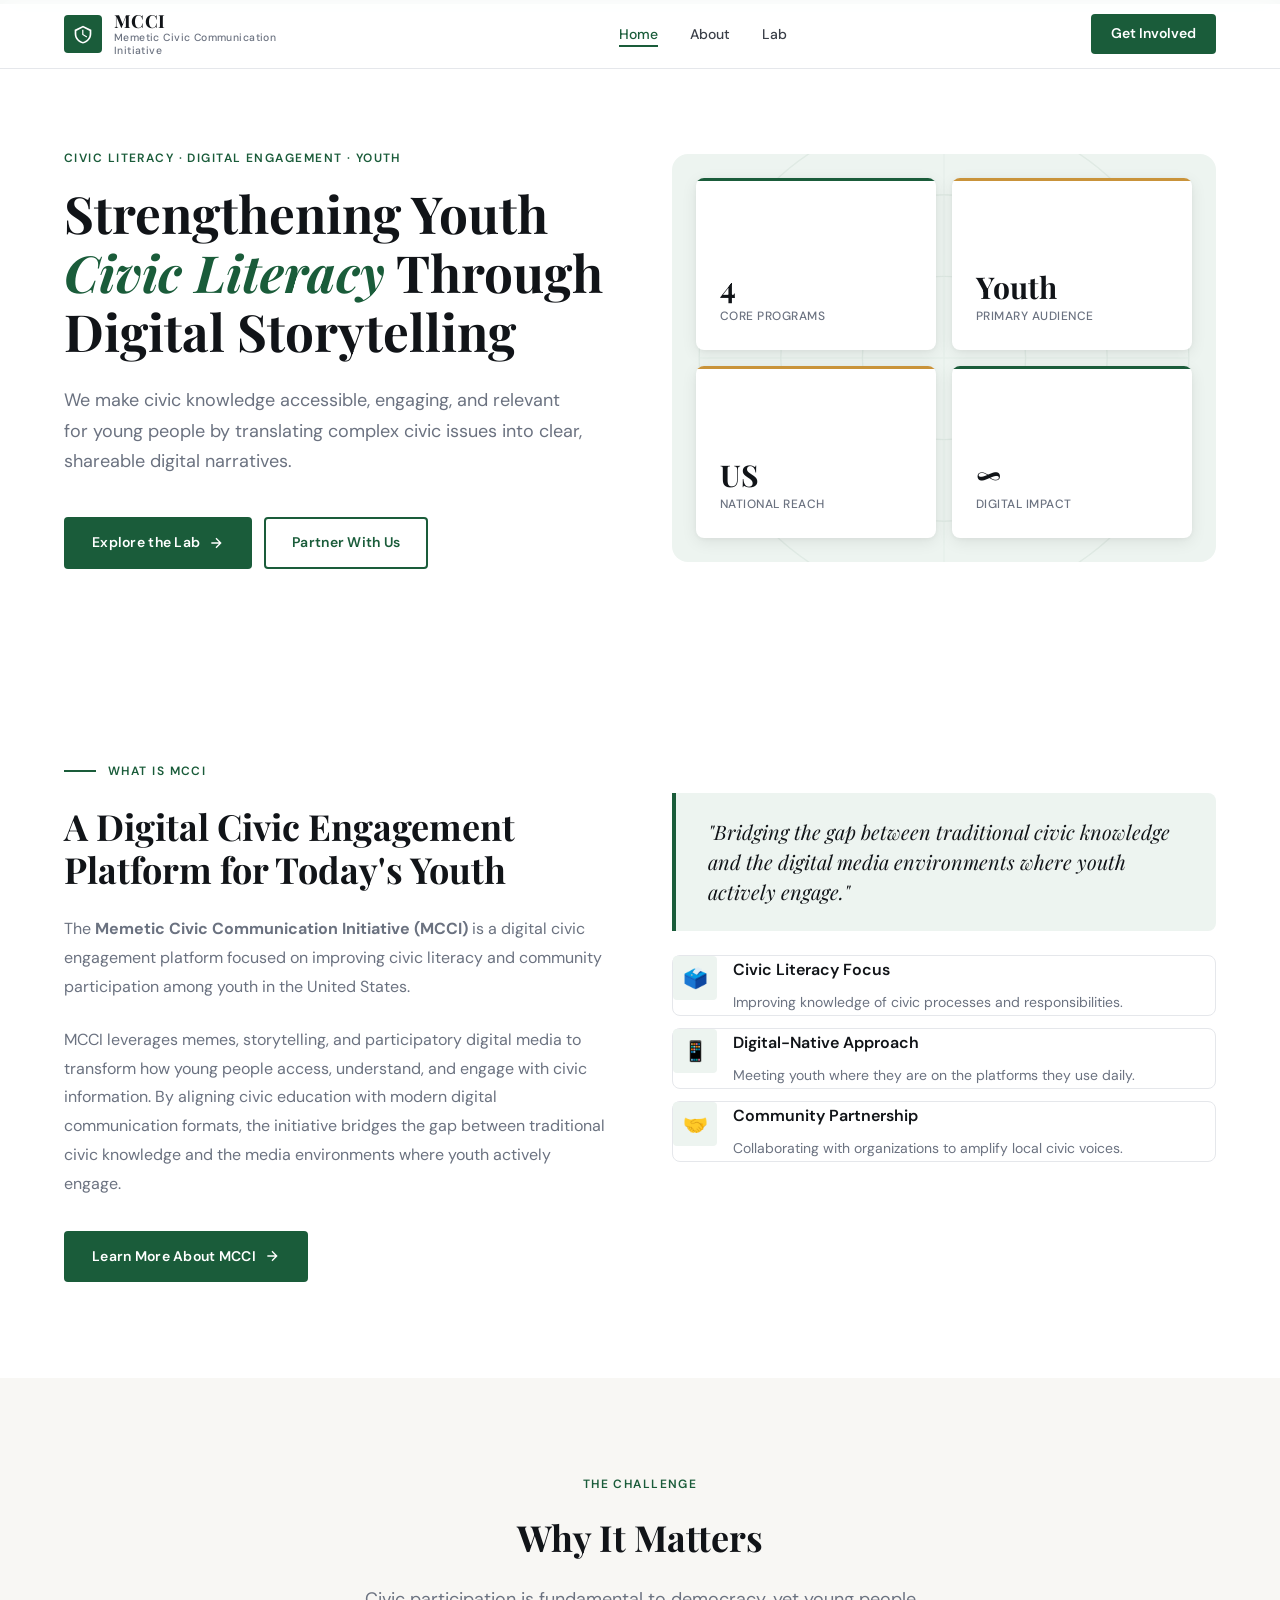
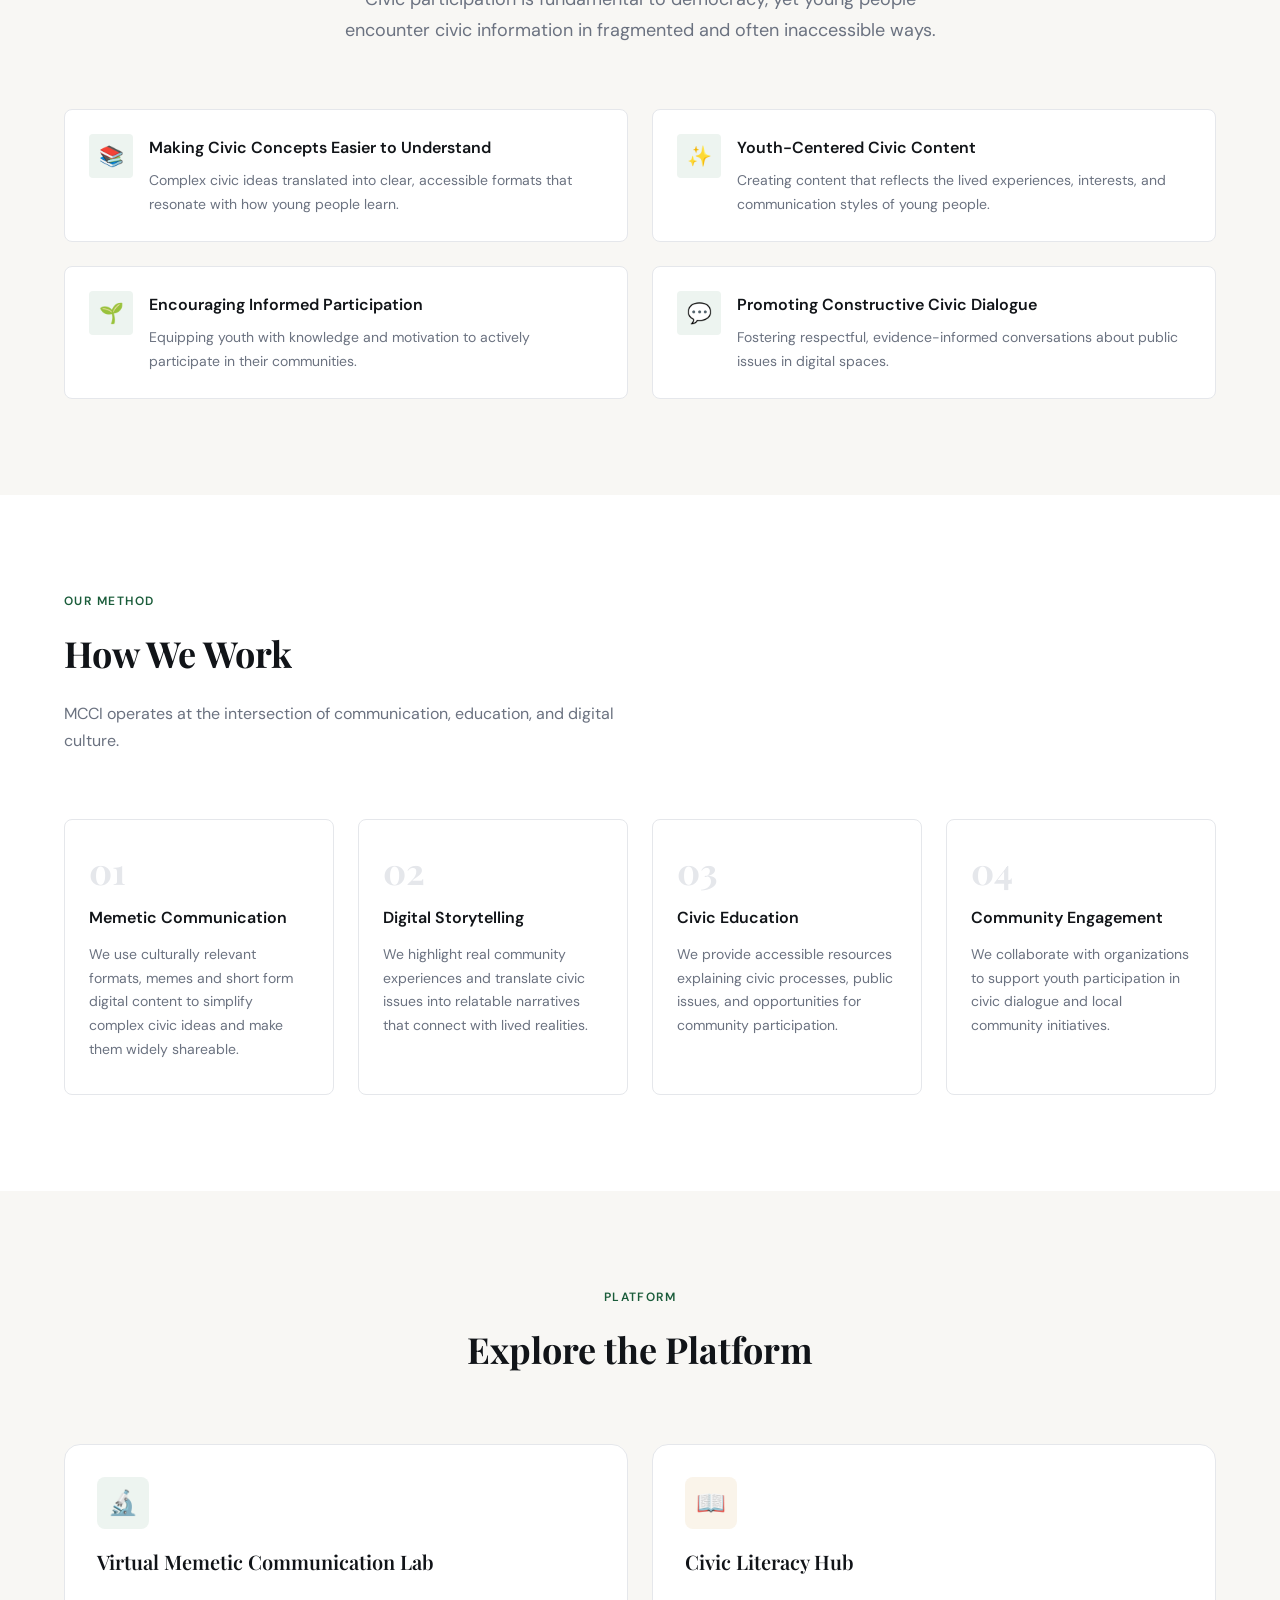
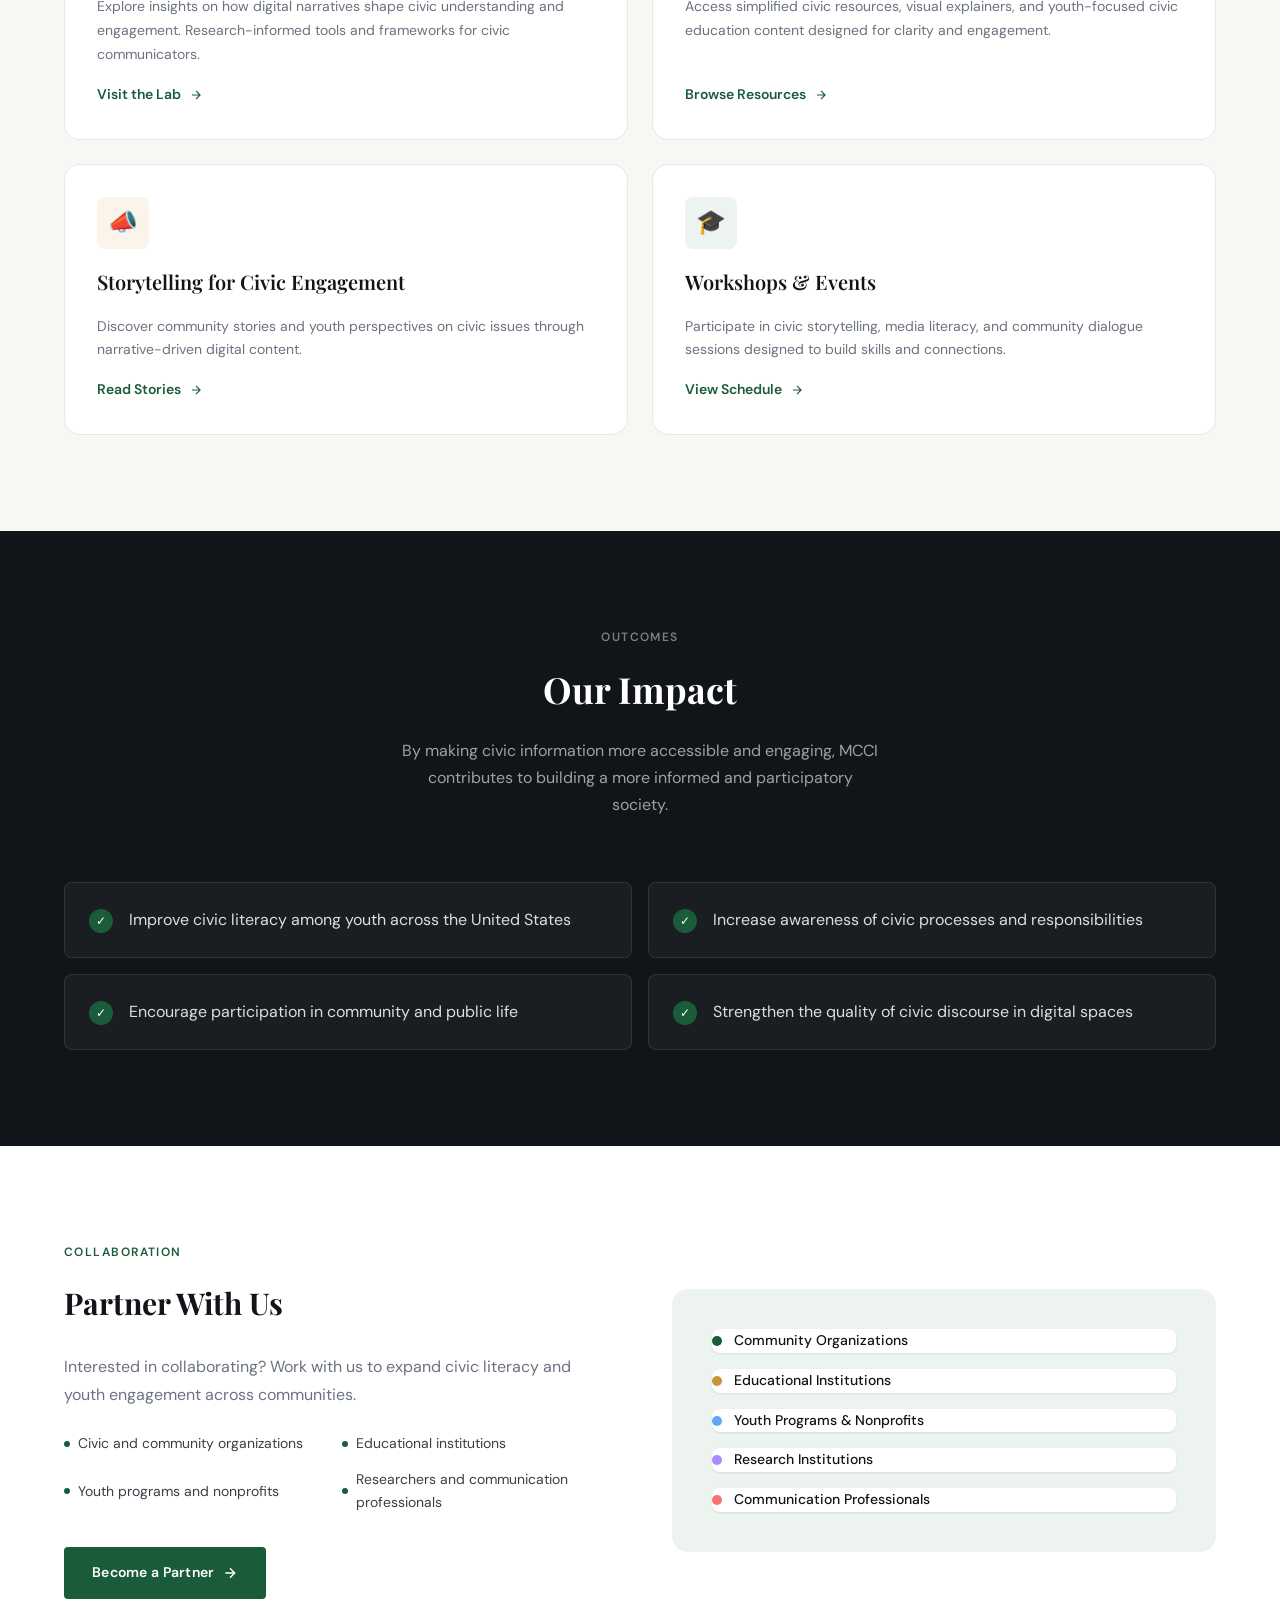
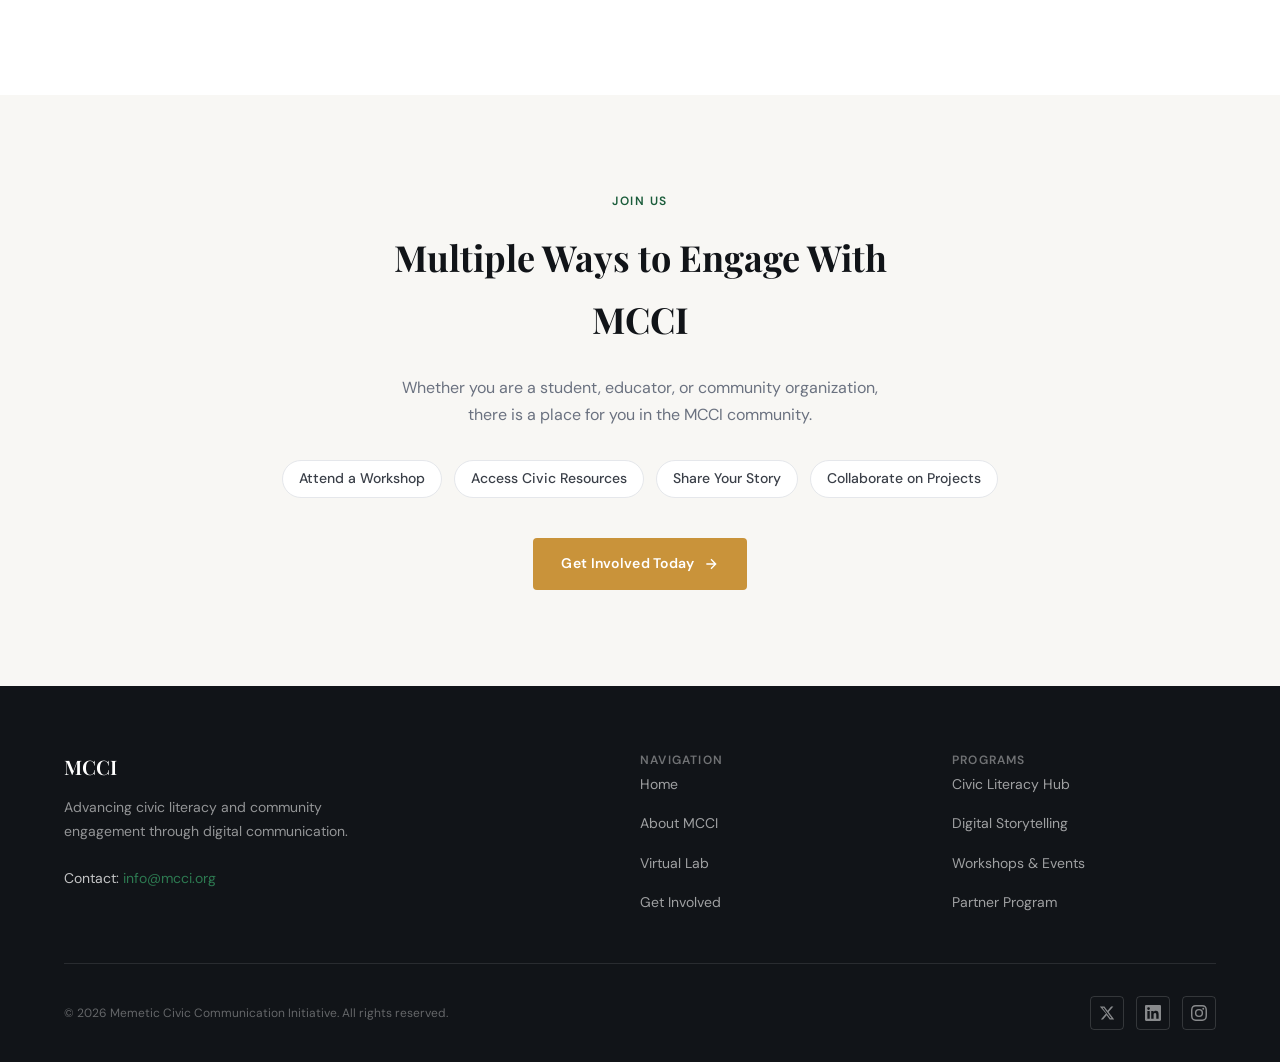
<file: index.html>
<!DOCTYPE html>
<html lang="en">

<head>
  <meta charset="UTF-8" />
  <meta name="viewport" content="width=device-width, initial-scale=1.0" />
  <title>MCCI — Memetic Civic Communication Initiative</title>
  <meta name="description"
    content="Strengthening youth civic literacy through digital storytelling and memetic communication." />
  <link rel="stylesheet" href="style.css" />
</head>

<body>

  <!-- ═══════════════════════════════════════════
       NAVIGATION
  ════════════════════════════════════════════ -->
  <nav class="nav" id="mainNav" aria-label="Main navigation">
    <div class="container">
      <div class="nav__inner">

        <a href="index.html" class="nav__logo" aria-label="MCCI Home">
          <div class="nav__logo-mark" aria-hidden="true">
            <!-- Civic emblem icon -->
            <svg viewBox="0 0 24 24" xmlns="http://www.w3.org/2000/svg">
              <path
                d="M12 2L2 7v5c0 5.25 4.25 10.15 10 11.35C17.75 22.15 22 17.25 22 12V7L12 2zm0 2.18l8 4.28V12c0 4.34-3.38 8.4-8 9.63C7.38 20.4 4 16.34 4 12V8.46l8-4.28zM11 7v6l5.25 3.15.75-1.23-4.5-2.67V7H11z" />
            </svg>
          </div>
          <div class="nav__logo-text">
            <span class="nav__logo-abbr">MCCI</span>
            <span class="nav__logo-full">Memetic Civic Communication Initiative</span>
          </div>
        </a>

        <!-- Desktop links -->
        <ul class="nav__links" role="list">
          <li><a href="index.html" class="nav__link active">Home</a></li>
          <li><a href="about.html" class="nav__link">About</a></li>
          <li><a href="Virtual Memetic Communication Lab.html" class="nav__link">Lab</a></li>
        </ul>

        <a href="index.html#get-involved" class="nav__cta">Get Involved</a>

        <!-- Mobile hamburger -->
        <button class="nav__hamburger" id="hamburger" aria-label="Toggle menu" aria-expanded="false">
          <span></span><span></span><span></span>
        </button>
      </div>

      <!-- Mobile menu -->
      <ul class="nav__mobile" id="mobileMenu" role="list">
        <li><a href="index.html" class="nav__link active">Home</a></li>
        <li><a href="about.html" class="nav__link">About</a></li>
        <li><a href="Virtual Memetic Communication Lab.html" class="nav__link">Lab</a></li>
        <li><a href="#get-involved" class="nav__cta btn btn--primary">Get Involved</a></li>
      </ul>
    </div>
  </nav>


  <!-- ═══════════════════════════════════════════
       HERO SECTION
  ════════════════════════════════════════════ -->
  <section class="hero" aria-labelledby="heroTitle">
    <div class="container">
      <div class="hero__grid">

        <!-- Copy column -->
        <div class="hero__copy">
          <p class="eyebrow hero__eyebrow">Civic Literacy · Digital Engagement · Youth</p>

          <h1 class="hero__title" id="heroTitle">
            Strengthening Youth<br>
            <em>Civic Literacy</em> Through<br>
            Digital Storytelling
          </h1>

          <p class="hero__subtitle">
            We make civic knowledge accessible, engaging, and relevant for young
            people by translating complex civic issues into clear, shareable digital narratives.
          </p>

          <div class="hero__actions">
            <a href="Virtual Memetic Communication Lab.html" class="btn btn--primary">
              Explore the Lab
              <svg class="btn__arrow" width="16" height="16" viewBox="0 0 24 24" fill="none" stroke="currentColor"
                stroke-width="2" aria-hidden="true">
                <path d="M5 12h14M12 5l7 7-7 7" />
              </svg>
            </a>
            <a href="about.html" class="btn btn--outline">Partner With Us</a>
            <!-- <a href="#get-involved" class="btn btn--outline">Join a Workshop</a> -->
          </div>
        </div>

        <!-- Visual column — stat cards -->
        <div class="hero__visual" aria-hidden="true">
          <div class="hero__graphic">
            <!-- Background pattern -->
            <svg class="hero__pattern" viewBox="0 0 400 300" fill="none" xmlns="http://www.w3.org/2000/svg">
              <circle cx="200" cy="150" r="180" stroke="#1a5c3a" stroke-width="1" />
              <circle cx="200" cy="150" r="120" stroke="#1a5c3a" stroke-width="1" />
              <circle cx="200" cy="150" r="60" stroke="#1a5c3a" stroke-width="1" />
              <line x1="20" y1="150" x2="380" y2="150" stroke="#1a5c3a" stroke-width="0.5" />
              <line x1="200" y1="-30" x2="200" y2="330" stroke="#1a5c3a" stroke-width="0.5" />
            </svg>

            <!-- 4 stat cards in 2×2 grid -->
            <div class="hero__stat-cards">
              <div class="hero__stat">
                <div class="hero__stat-bar"></div>
                <div class="hero__stat-num">4</div>
                <div class="hero__stat-label">Core Programs</div>
              </div>
              <div class="hero__stat">
                <div class="hero__stat-bar"></div>
                <div class="hero__stat-num">Youth</div>
                <div class="hero__stat-label">Primary Audience</div>
              </div>
              <div class="hero__stat">
                <div class="hero__stat-bar"></div>
                <div class="hero__stat-num">US</div>
                <div class="hero__stat-label">National Reach</div>
              </div>
              <div class="hero__stat">
                <div class="hero__stat-bar"></div>
                <div class="hero__stat-num">∞</div>
                <div class="hero__stat-label">Digital Impact</div>
              </div>
            </div>
          </div>
        </div>

      </div>
    </div>
  </section>


  <!-- ═══════════════════════════════════════════
       WHAT IS MCCI
  ════════════════════════════════════════════ -->
  <section class="section" aria-labelledby="whatTitle">
    <div class="container">
      <div class="intro">

        <div class="intro__main animate-up">
          <div class="intro__label">
            <div class="intro__line" aria-hidden="true"></div>
            <span class="eyebrow">What is MCCI</span>
          </div>
          <h2 class="intro__heading" id="whatTitle">
            A Digital Civic Engagement Platform for Today's Youth
          </h2>
          <p class="intro__body">
            The <strong>Memetic Civic Communication Initiative (MCCI)</strong> is a digital civic
            engagement platform focused on improving civic literacy and community participation
            among youth in the United States.
          </p>
          <p class="intro__body">
            MCCI leverages memes, storytelling, and participatory digital media to transform how
            young people access, understand, and engage with civic information. By aligning civic
            education with modern digital communication formats, the initiative bridges the gap
            between traditional civic knowledge and the media environments where youth actively engage.
          </p>
          <a href="about.html" class="btn btn--primary" style="margin-top: 0.5rem">
            Learn More About MCCI
            <svg class="btn__arrow" width="16" height="16" viewBox="0 0 24 24" fill="none" stroke="currentColor"
              stroke-width="2" aria-hidden="true">
              <path d="M5 12h14M12 5l7 7-7 7" />
            </svg>
          </a>
        </div>

        <div class="intro__aside animate-up" style="transition-delay:0.15s">
          <div class="callout-box">
            <p class="callout-box__quote">
              "Bridging the gap between traditional civic knowledge and the digital media
              environments where youth actively engage."
            </p>
          </div>

          <!-- Quick facts -->
          <div style="display:flex;flex-direction:column;gap:var(--space-3)">
            <div class="matters__item" style="padding:var(--space-4) var(--space-5)">
              <div class="matters__icon" aria-hidden="true">🗳️</div>
              <div>
                <div class="matters__item-title">Civic Literacy Focus</div>
                <div class="matters__item-body">Improving knowledge of civic processes and responsibilities.</div>
              </div>
            </div>
            <div class="matters__item" style="padding:var(--space-4) var(--space-5)">
              <div class="matters__icon" aria-hidden="true">📱</div>
              <div>
                <div class="matters__item-title">Digital-Native Approach</div>
                <div class="matters__item-body">Meeting youth where they are on the platforms they use daily.</div>
              </div>
            </div>
            <div class="matters__item" style="padding:var(--space-4) var(--space-5)">
              <div class="matters__icon" aria-hidden="true">🤝</div>
              <div>
                <div class="matters__item-title">Community Partnership</div>
                <div class="matters__item-body">Collaborating with organizations to amplify local civic voices.</div>
              </div>
            </div>
          </div>
        </div>

      </div>
    </div>
  </section>


  <!-- ═══════════════════════════════════════════
       WHY IT MATTERS
  ════════════════════════════════════════════ -->
  <section class="section section--alt" aria-labelledby="mattersTitle">
    <div class="container">

      <div class="matters__header animate-up">
        <p class="eyebrow" style="margin-bottom:var(--space-3)">The Challenge</p>
        <h2 class="matters__heading" id="mattersTitle">Why It Matters</h2>
        <p class="matters__sub">
          Civic participation is fundamental to democracy, yet young people encounter civic
          information in fragmented and often inaccessible ways.
        </p>
      </div>

      <div class="matters__grid stagger">
        <div class="matters__item animate-up">
          <div class="matters__icon" aria-hidden="true">📚</div>
          <div>
            <div class="matters__item-title">Making Civic Concepts Easier to Understand</div>
            <div class="matters__item-body">
              Complex civic ideas translated into clear, accessible formats that resonate with how young people learn.
            </div>
          </div>
        </div>

        <div class="matters__item animate-up">
          <div class="matters__icon" aria-hidden="true">✨</div>
          <div>
            <div class="matters__item-title">Youth-Centered Civic Content</div>
            <div class="matters__item-body">
              Creating content that reflects the lived experiences, interests, and communication styles of young people.
            </div>
          </div>
        </div>

        <div class="matters__item animate-up">
          <div class="matters__icon" aria-hidden="true">🌱</div>
          <div>
            <div class="matters__item-title">Encouraging Informed Participation</div>
            <div class="matters__item-body">
              Equipping youth with knowledge and motivation to actively participate in their communities.
            </div>
          </div>
        </div>

        <div class="matters__item animate-up">
          <div class="matters__icon" aria-hidden="true">💬</div>
          <div>
            <div class="matters__item-title">Promoting Constructive Civic Dialogue</div>
            <div class="matters__item-body">
              Fostering respectful, evidence-informed conversations about public issues in digital spaces.
            </div>
          </div>
        </div>
      </div>

    </div>
  </section>


  <!-- ═══════════════════════════════════════════
       HOW WE WORK
  ════════════════════════════════════════════ -->
  <section class="section" aria-labelledby="howTitle">
    <div class="container">

      <div class="how__header animate-up">
        <p class="eyebrow" style="margin-bottom:var(--space-3)">Our Method</p>
        <h2 class="how__heading" id="howTitle">How We Work</h2>
        <p class="how__intro">
          MCCI operates at the intersection of communication, education, and digital culture.
        </p>
      </div>

      <div class="how__grid stagger">
        <div class="how__card animate-up">
          <div class="how__card-num" aria-hidden="true">01</div>
          <h3 class="how__card-title">Memetic Communication</h3>
          <p class="how__card-body">
            We use culturally relevant formats, memes and short form digital content to simplify complex civic ideas
            and make them widely shareable.
          </p>
        </div>
        <div class="how__card animate-up">
          <div class="how__card-num" aria-hidden="true">02</div>
          <h3 class="how__card-title">Digital Storytelling</h3>
          <p class="how__card-body">
            We highlight real community experiences and translate civic issues into relatable narratives that connect
            with lived realities.
          </p>
        </div>
        <div class="how__card animate-up">
          <div class="how__card-num" aria-hidden="true">03</div>
          <h3 class="how__card-title">Civic Education</h3>
          <p class="how__card-body">
            We provide accessible resources explaining civic processes, public issues, and opportunities for community
            participation.
          </p>
        </div>
        <div class="how__card animate-up">
          <div class="how__card-num" aria-hidden="true">04</div>
          <h3 class="how__card-title">Community Engagement</h3>
          <p class="how__card-body">
            We collaborate with organizations to support youth participation in civic dialogue and local community
            initiatives.
          </p>
        </div>
      </div>

    </div>
  </section>


  <!-- ═══════════════════════════════════════════
       EXPLORE THE PLATFORM
  ════════════════════════════════════════════ -->
  <section class="section section--alt" aria-labelledby="exploreTitle">
    <div class="container">

      <div class="explore__header animate-up">
        <p class="eyebrow" style="margin-bottom:var(--space-3)">Platform</p>
        <h2 class="explore__heading" id="exploreTitle">Explore the Platform</h2>
      </div>

      <div class="explore__grid stagger">
        <a href="Virtual Memetic Communication Lab.html" class="explore__card animate-up" role="article">
          <div class="explore__card-icon" aria-hidden="true">🔬</div>
          <h3 class="explore__card-title">Virtual Memetic Communication Lab</h3>
          <p class="explore__card-body">
            Explore insights on how digital narratives shape civic understanding and engagement.
            Research-informed tools and frameworks for civic communicators.
          </p>
          <span class="explore__card-link">
            Visit the Lab
            <svg width="14" height="14" viewBox="0 0 24 24" fill="none" stroke="currentColor" stroke-width="2"
              aria-hidden="true">
              <path d="M5 12h14M12 5l7 7-7 7" />
            </svg>
          </span>
        </a>

        <div class="explore__card animate-up" role="article">
          <div class="explore__card-icon" aria-hidden="true">📖</div>
          <h3 class="explore__card-title">Civic Literacy Hub</h3>
          <p class="explore__card-body">
            Access simplified civic resources, visual explainers, and youth-focused civic education
            content designed for clarity and engagement.
          </p>
          <span class="explore__card-link">
            Browse Resources
            <svg width="14" height="14" viewBox="0 0 24 24" fill="none" stroke="currentColor" stroke-width="2"
              aria-hidden="true">
              <path d="M5 12h14M12 5l7 7-7 7" />
            </svg>
          </span>
        </div>

        <div class="explore__card animate-up" role="article">
          <div class="explore__card-icon" aria-hidden="true">📣</div>
          <h3 class="explore__card-title">Storytelling for Civic Engagement</h3>
          <p class="explore__card-body">
            Discover community stories and youth perspectives on civic issues through narrative-driven
            digital content.
          </p>
          <span class="explore__card-link">
            Read Stories
            <svg width="14" height="14" viewBox="0 0 24 24" fill="none" stroke="currentColor" stroke-width="2"
              aria-hidden="true">
              <path d="M5 12h14M12 5l7 7-7 7" />
            </svg>
          </span>
        </div>

        <div class="explore__card animate-up" role="article">
          <div class="explore__card-icon" aria-hidden="true">🎓</div>
          <h3 class="explore__card-title">Workshops & Events</h3>
          <p class="explore__card-body">
            Participate in civic storytelling, media literacy, and community dialogue sessions
            designed to build skills and connections.
          </p>
          <span class="explore__card-link">
            View Schedule
            <svg width="14" height="14" viewBox="0 0 24 24" fill="none" stroke="currentColor" stroke-width="2"
              aria-hidden="true">
              <path d="M5 12h14M12 5l7 7-7 7" />
            </svg>
          </span>
        </div>
      </div>

    </div>
  </section>


  <!-- ═══════════════════════════════════════════
       OUR IMPACT
  ════════════════════════════════════════════ -->
  <section class="impact" aria-labelledby="impactTitle">
    <div class="container">

      <div class="impact__header animate-up">
        <p class="eyebrow" style="color:rgba(255,255,255,0.45);margin-bottom:var(--space-3)">Outcomes</p>
        <h2 class="impact__heading" id="impactTitle">Our Impact</h2>
        <p class="impact__sub">
          By making civic information more accessible and engaging, MCCI contributes to
          building a more informed and participatory society.
        </p>
      </div>

      <div class="impact__grid stagger">
        <div class="impact__item animate-up">
          <div class="impact__check" aria-hidden="true">✓</div>
          <p class="impact__item-text">Improve civic literacy among youth across the United States</p>
        </div>
        <div class="impact__item animate-up">
          <div class="impact__check" aria-hidden="true">✓</div>
          <p class="impact__item-text">Increase awareness of civic processes and responsibilities</p>
        </div>
        <div class="impact__item animate-up">
          <div class="impact__check" aria-hidden="true">✓</div>
          <p class="impact__item-text">Encourage participation in community and public life</p>
        </div>
        <div class="impact__item animate-up">
          <div class="impact__check" aria-hidden="true">✓</div>
          <p class="impact__item-text">Strengthen the quality of civic discourse in digital spaces</p>
        </div>
      </div>

    </div>
  </section>


  <!-- ═══════════════════════════════════════════
       PARTNER WITH US
  ════════════════════════════════════════════ -->
  <section class="section" aria-labelledby="partnerTitle">
    <div class="container">
      <div class="partner__inner">

        <div class="animate-up">
          <p class="eyebrow" style="margin-bottom:var(--space-4)">Collaboration</p>
          <h2 class="partner__heading" id="partnerTitle">Partner With Us</h2>
          <p class="partner__body">
            Interested in collaborating? Work with us to expand civic literacy and youth
            engagement across communities.
          </p>

          <ul class="partner__list" role="list">
            <li class="partner__list-item">Civic and community organizations</li>
            <li class="partner__list-item">Educational institutions</li>
            <li class="partner__list-item">Youth programs and nonprofits</li>
            <li class="partner__list-item">Researchers and communication professionals</li>
          </ul>

          <a href="about.html" class="btn btn--primary">
            Become a Partner
            <svg class="btn__arrow" width="16" height="16" viewBox="0 0 24 24" fill="none" stroke="currentColor"
              stroke-width="2" aria-hidden="true">
              <path d="M5 12h14M12 5l7 7-7 7" />
            </svg>
          </a>
        </div>

        <div class="partner__visual animate-up" style="transition-delay:0.15s" aria-hidden="true">
          <div class="partner__org-pill">
            <div class="partner__org-dot" style="background:#1a5c3a"></div>
            <span class="partner__org-name">Community Organizations</span>
          </div>
          <div class="partner__org-pill">
            <div class="partner__org-dot" style="background:#c9933a"></div>
            <span class="partner__org-name">Educational Institutions</span>
          </div>
          <div class="partner__org-pill">
            <div class="partner__org-dot" style="background:#60a5fa"></div>
            <span class="partner__org-name">Youth Programs &amp; Nonprofits</span>
          </div>
          <div class="partner__org-pill">
            <div class="partner__org-dot" style="background:#a78bfa"></div>
            <span class="partner__org-name">Research Institutions</span>
          </div>
          <div class="partner__org-pill">
            <div class="partner__org-dot" style="background:#f87171"></div>
            <span class="partner__org-name">Communication Professionals</span>
          </div>
        </div>

      </div>
    </div>
  </section>


  <!-- ═══════════════════════════════════════════
       GET INVOLVED
  ════════════════════════════════════════════ -->
  <section class="cta-section" id="get-involved" aria-labelledby="ctaTitle">
    <div class="container">
      <p class="eyebrow cta-section__kicker">Join Us</p>
      <h2 class="cta-section__heading" id="ctaTitle">
        Multiple Ways to Engage With MCCI
      </h2>
      <p class="cta-section__body">
        Whether you are a student, educator, or community organization, there is a place for you
        in the MCCI community.
      </p>

      <div class="cta-section__ways" role="list" aria-label="Ways to get involved">
        <span class="way-tag" role="listitem">Attend a Workshop</span>
        <span class="way-tag" role="listitem">Access Civic Resources</span>
        <span class="way-tag" role="listitem">Share Your Story</span>
        <span class="way-tag" role="listitem">Collaborate on Projects</span>
      </div>

      <a href="#" class="btn btn--primary btn--gold">
        Get Involved Today
        <svg class="btn__arrow" width="16" height="16" viewBox="0 0 24 24" fill="none" stroke="currentColor"
          stroke-width="2" aria-hidden="true">
          <path d="M5 12h14M12 5l7 7-7 7" />
        </svg>
      </a>
    </div>
  </section>


  <!-- ═══════════════════════════════════════════
       FOOTER
  ════════════════════════════════════════════ -->
  <footer class="footer" role="contentinfo">
    <div class="container">
      <div class="footer__top">

        <!-- Brand column -->
        <div>
          <div class="footer__brand-name">MCCI</div>
          <p class="footer__brand-desc">
            Advancing civic literacy and community engagement through digital communication.
          </p>
          <p class="footer__contact">
            Contact: <a href="mailto:info@mcci.org">info@mcci.org</a>
          </p>
        </div>

        <!-- Links column -->
        <div>
          <div class="footer__col-title">Navigation</div>
          <ul class="footer__col-links" role="list">
            <li><a href="index.html">Home</a></li>
            <li><a href="about.html">About MCCI</a></li>
            <li><a href="Virtual Memetic Communication Lab.html">Virtual Lab</a></li>
            <li><a href="#get-involved">Get Involved</a></li>
          </ul>
        </div>

        <!-- Programs column -->
        <div>
          <div class="footer__col-title">Programs</div>
          <ul class="footer__col-links" role="list">
            <li><a href="#">Civic Literacy Hub</a></li>
            <li><a href="#">Digital Storytelling</a></li>
            <li><a href="#">Workshops &amp; Events</a></li>
            <li><a href="#">Partner Program</a></li>
          </ul>
        </div>

      </div>

      <div class="footer__bottom">
        <p class="footer__copy">
          &copy; <span id="year"></span> Memetic Civic Communication Initiative. All rights reserved.
        </p>
        <div class="footer__social" aria-label="Social media links">
          <!-- Twitter/X -->
          <a href="#" aria-label="Follow us on X (Twitter)">
            <svg width="16" height="16" viewBox="0 0 24 24" fill="currentColor" aria-hidden="true">
              <path
                d="M18.244 2.25h3.308l-7.227 8.26 8.502 11.24H16.17l-4.714-6.231-5.401 6.231H2.748l7.73-8.835L1.254 2.25H8.08l4.713 6.231zm-1.161 17.52h1.833L7.084 4.126H5.117z" />
            </svg>
          </a>
          <!-- LinkedIn -->
          <a href="#" aria-label="Follow us on LinkedIn">
            <svg width="16" height="16" viewBox="0 0 24 24" fill="currentColor" aria-hidden="true">
              <path
                d="M20.447 20.452h-3.554v-5.569c0-1.328-.027-3.037-1.852-3.037-1.853 0-2.136 1.445-2.136 2.939v5.667H9.351V9h3.414v1.561h.046c.477-.9 1.637-1.85 3.37-1.85 3.601 0 4.267 2.37 4.267 5.455v6.286zM5.337 7.433a2.062 2.062 0 01-2.063-2.065 2.064 2.064 0 112.063 2.065zm1.782 13.019H3.555V9h3.564v11.452zM22.225 0H1.771C.792 0 0 .774 0 1.729v20.542C0 23.227.792 24 1.771 24h20.451C23.2 24 24 23.227 24 22.271V1.729C24 .774 23.2 0 22.222 0h.003z" />
            </svg>
          </a>
          <!-- Instagram -->
          <a href="#" aria-label="Follow us on Instagram">
            <svg width="16" height="16" viewBox="0 0 24 24" fill="currentColor" aria-hidden="true">
              <path
                d="M12 2.163c3.204 0 3.584.012 4.85.07 3.252.148 4.771 1.691 4.919 4.919.058 1.265.069 1.645.069 4.849 0 3.205-.012 3.584-.069 4.849-.149 3.225-1.664 4.771-4.919 4.919-1.266.058-1.644.07-4.85.07-3.204 0-3.584-.012-4.849-.07-3.26-.149-4.771-1.699-4.919-4.92-.058-1.265-.07-1.644-.07-4.849 0-3.204.013-3.583.07-4.849.149-3.227 1.664-4.771 4.919-4.919 1.266-.057 1.645-.069 4.849-.069zM12 0C8.741 0 8.333.014 7.053.072 2.695.272.273 2.69.073 7.052.014 8.333 0 8.741 0 12c0 3.259.014 3.668.072 4.948.2 4.358 2.618 6.78 6.98 6.98C8.333 23.986 8.741 24 12 24c3.259 0 3.668-.014 4.948-.072 4.354-.2 6.782-2.618 6.979-6.98.059-1.28.073-1.689.073-4.948 0-3.259-.014-3.667-.072-4.947-.196-4.354-2.617-6.78-6.979-6.98C15.668.014 15.259 0 12 0zm0 5.838a6.162 6.162 0 100 12.324 6.162 6.162 0 000-12.324zM12 16a4 4 0 110-8 4 4 0 010 8zm6.406-11.845a1.44 1.44 0 100 2.881 1.44 1.44 0 000-2.881z" />
            </svg>
          </a>
        </div>
      </div>
    </div>
  </footer>

  <script src="script.js"></script>
</body>

</html>
</file>
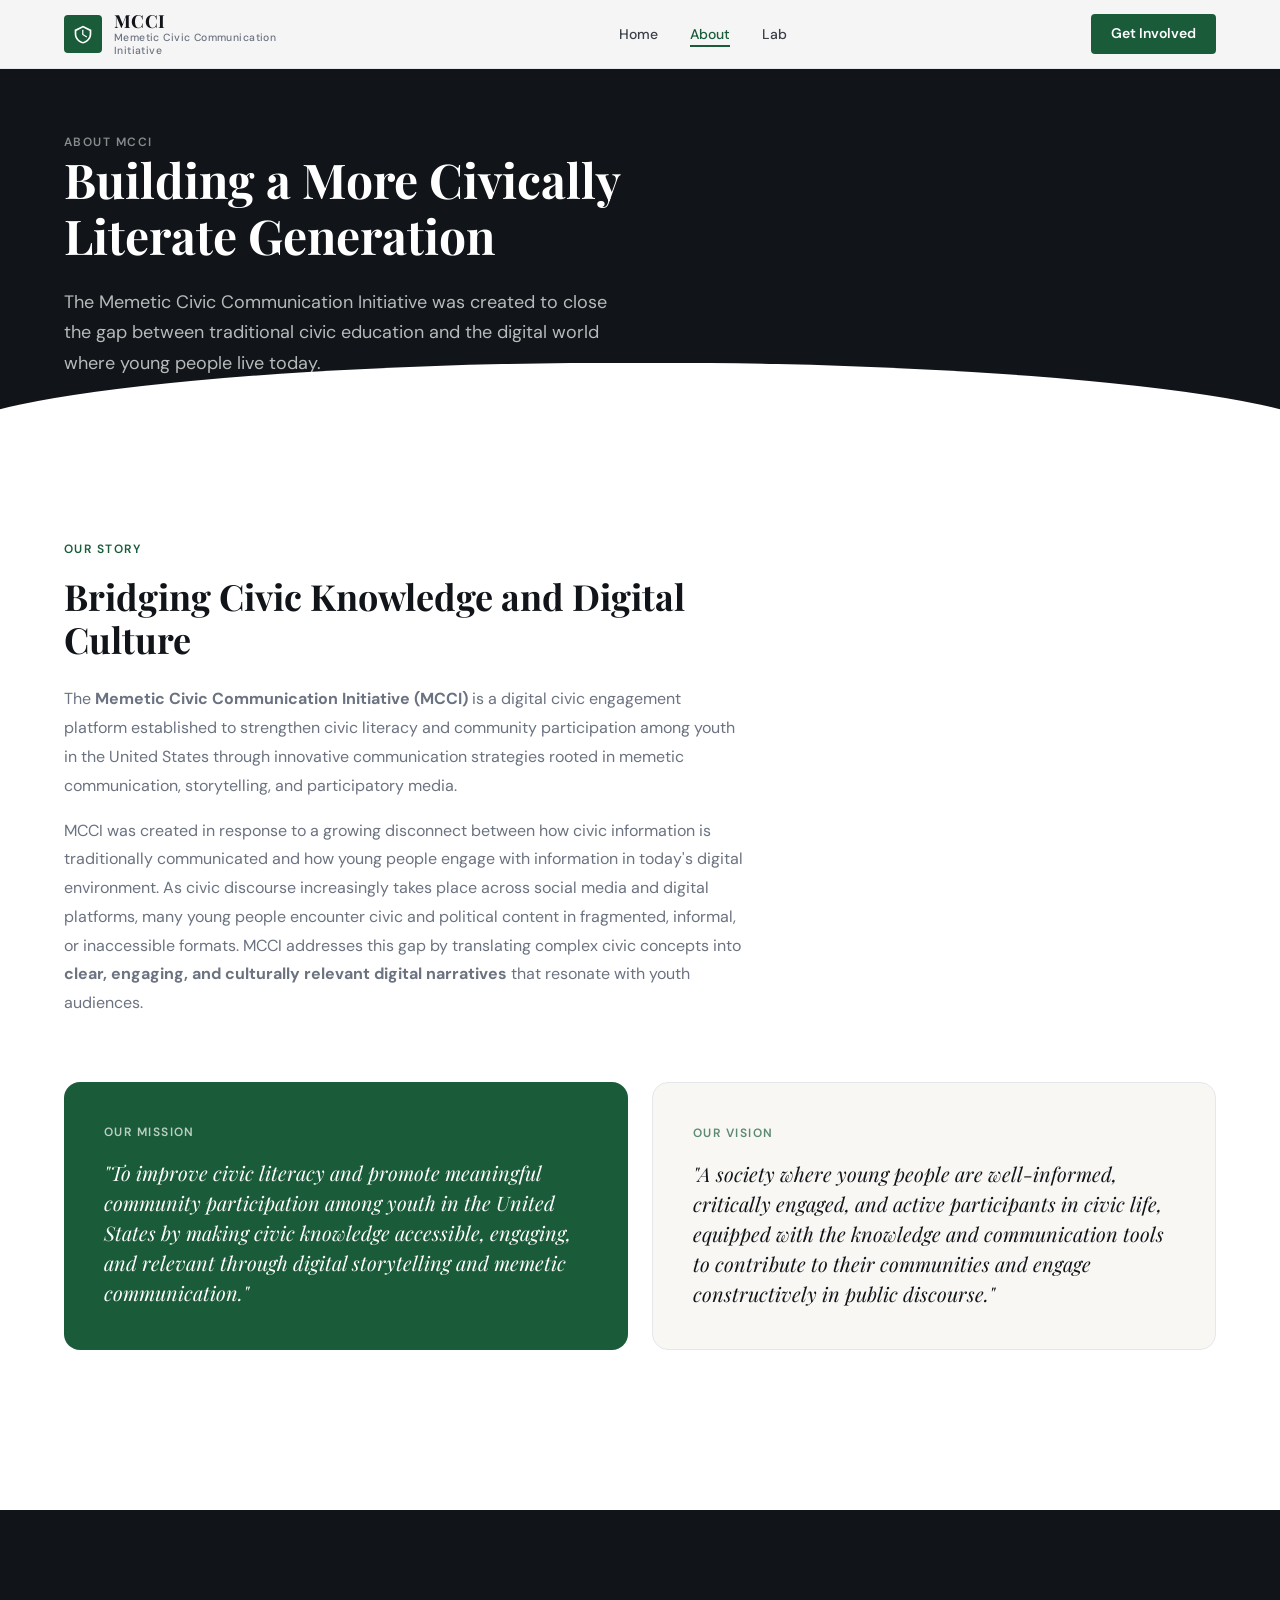
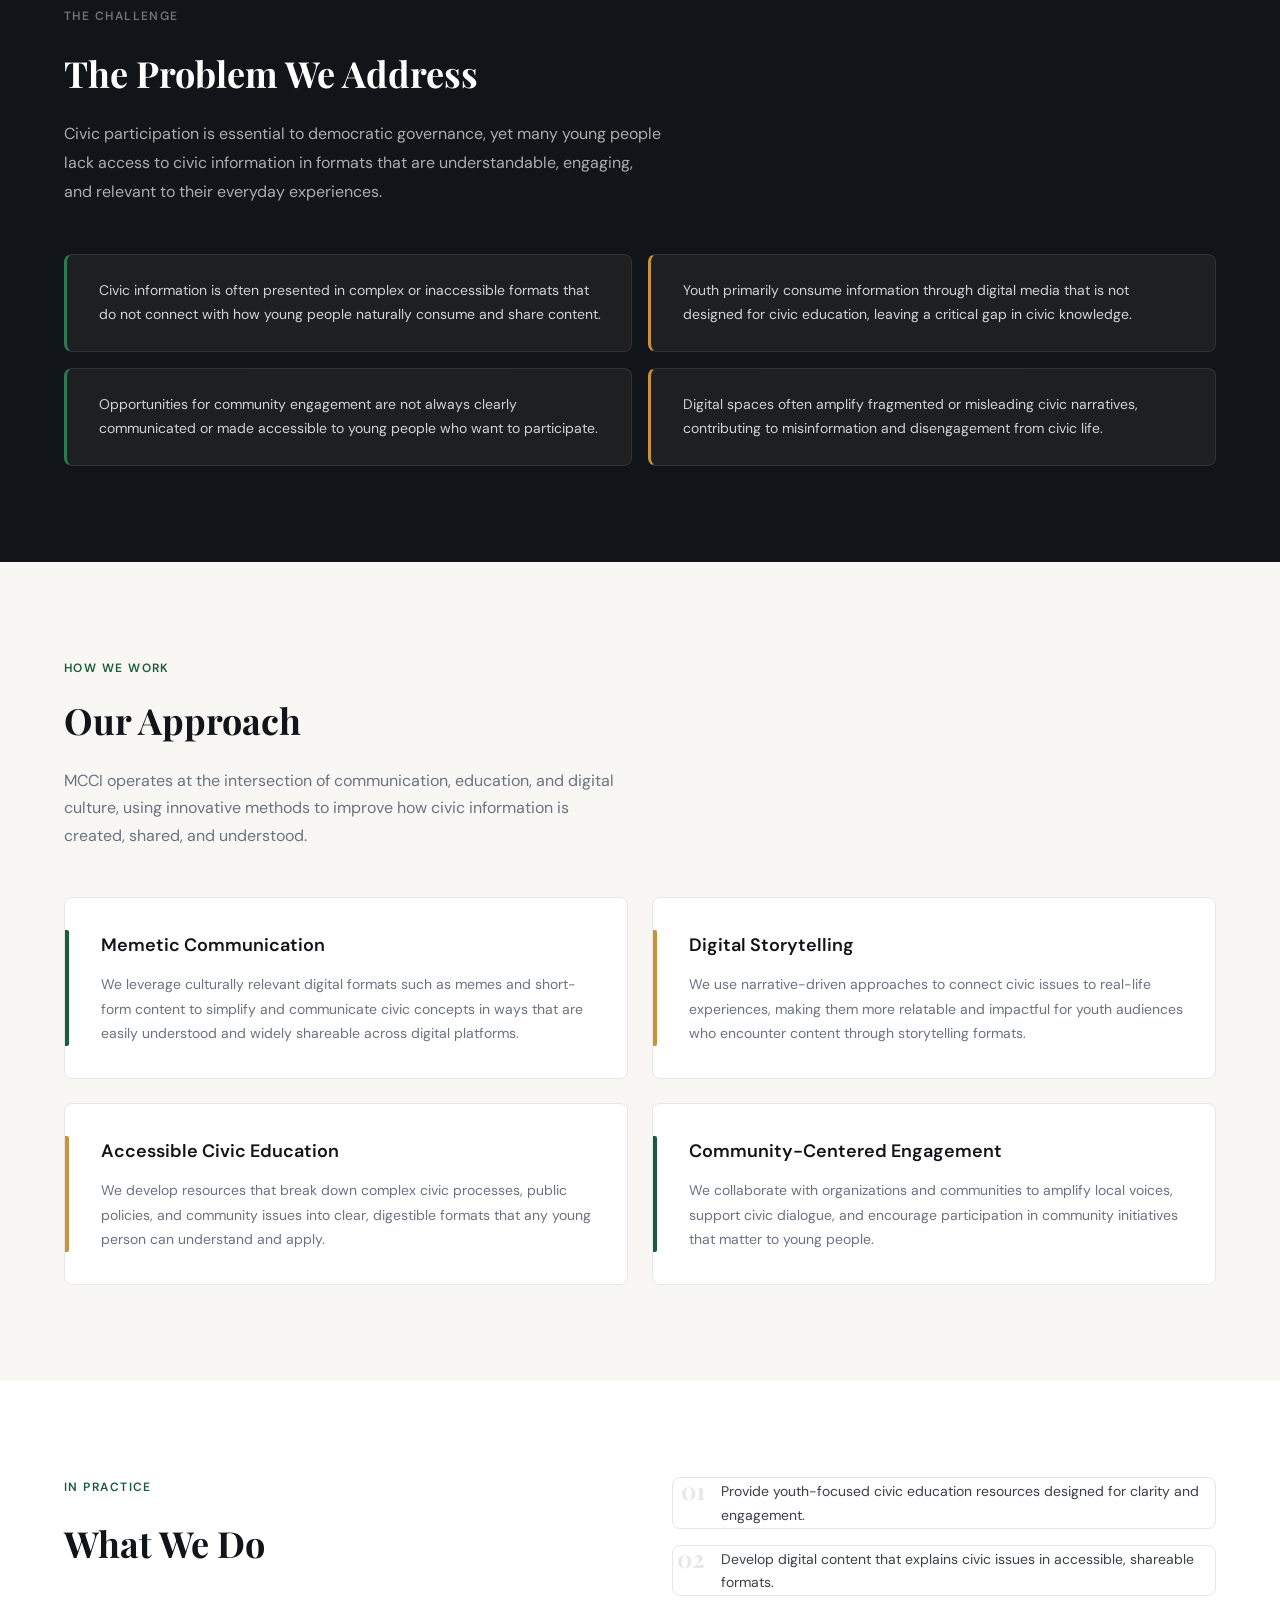
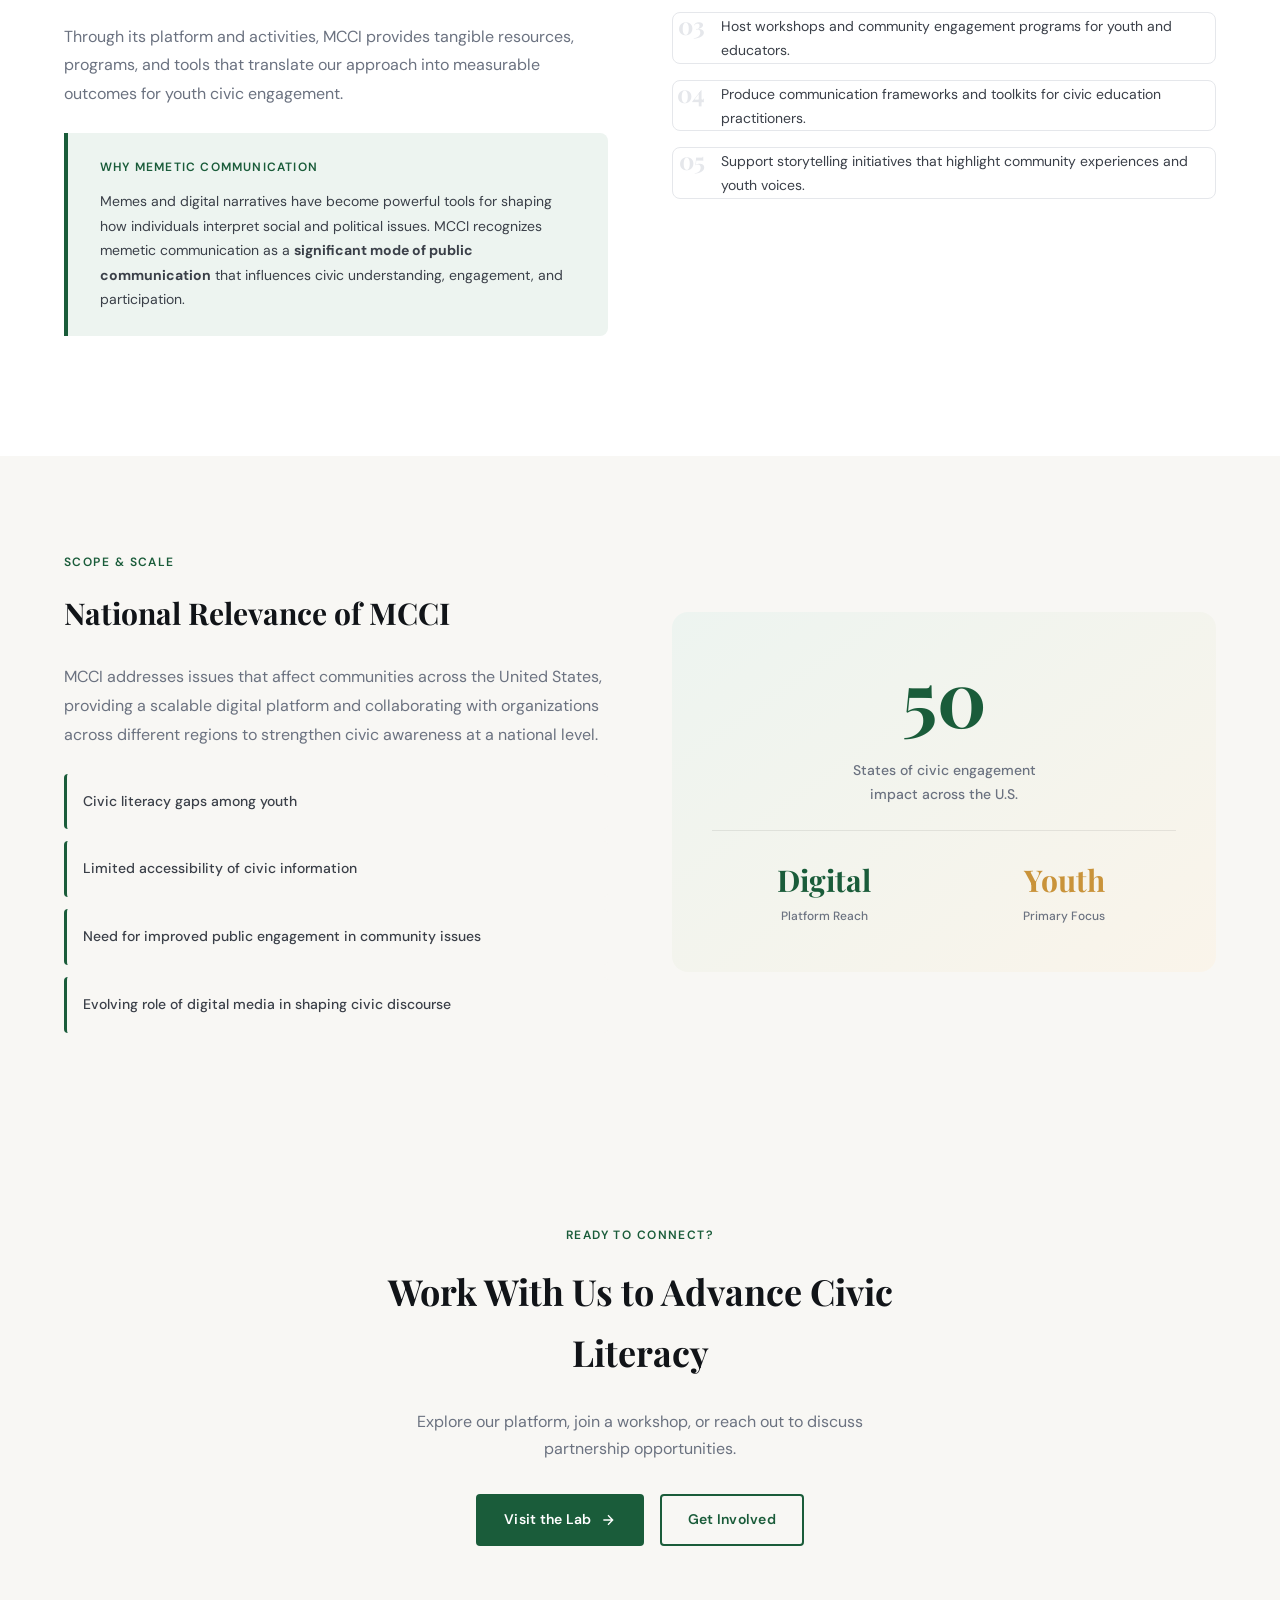
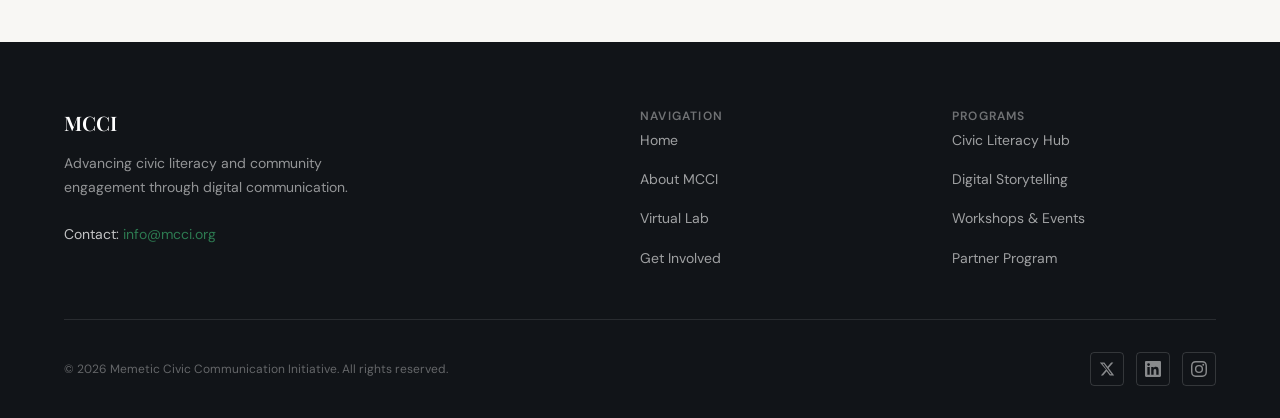
<file: about.html>
<!DOCTYPE html>
<html lang="en">
<head>
  <meta charset="UTF-8" />
  <meta name="viewport" content="width=device-width, initial-scale=1.0" />
  <title>About — MCCI | Memetic Civic Communication Initiative</title>
  <meta name="description" content="Learn about MCCI's mission, vision, and approach to strengthening civic literacy through digital communication." />
  <link rel="stylesheet" href="style.css" />
</head>
<body>

  <!-- ═══════════════════════════════════════════
       NAVIGATION
  ════════════════════════════════════════════ -->
  <nav class="nav" id="mainNav" aria-label="Main navigation">
    <div class="container">
      <div class="nav__inner">

        <a href="index.html" class="nav__logo" aria-label="MCCI Home">
          <div class="nav__logo-mark" aria-hidden="true">
            <svg viewBox="0 0 24 24" xmlns="http://www.w3.org/2000/svg">
              <path d="M12 2L2 7v5c0 5.25 4.25 10.15 10 11.35C17.75 22.15 22 17.25 22 12V7L12 2zm0 2.18l8 4.28V12c0 4.34-3.38 8.4-8 9.63C7.38 20.4 4 16.34 4 12V8.46l8-4.28zM11 7v6l5.25 3.15.75-1.23-4.5-2.67V7H11z"/>
            </svg>
          </div>
          <div class="nav__logo-text">
            <span class="nav__logo-abbr">MCCI</span>
            <span class="nav__logo-full">Memetic Civic Communication Initiative</span>
          </div>
        </a>

        <ul class="nav__links" role="list">
          <li><a href="index.html"  class="nav__link">Home</a></li>
          <li><a href="about.html"  class="nav__link active">About</a></li>
          <li><a href="Virtual Memetic Communication Lab.html" class="nav__link">Lab</a></li>
        </ul>

        <a href="index.html#get-involved" class="nav__cta">Get Involved</a>

        <button class="nav__hamburger" id="hamburger" aria-label="Toggle menu" aria-expanded="false">
          <span></span><span></span><span></span>
        </button>
      </div>

      <ul class="nav__mobile" id="mobileMenu" role="list">
        <li><a href="index.html"  class="nav__link">Home</a></li>
        <li><a href="about.html"  class="nav__link active">About</a></li>
        <li><a href="Virtual Memetic Communication Lab.html" class="nav__link">Lab</a></li>
        <li><a href="index.html#get-involved" class="nav__cta btn btn--primary">Get Involved</a></li>
      </ul>
    </div>
  </nav>


  <!-- ═══════════════════════════════════════════
       PAGE HERO
  ════════════════════════════════════════════ -->
  <section class="page-hero" aria-labelledby="aboutHeroTitle">
    <div class="container" style="position:relative;z-index:1">
      <div class="page-hero__kicker">
        <p class="eyebrow">About MCCI</p>
      </div>
      <h1 class="page-hero__title" id="aboutHeroTitle">
        Building a More Civically<br>Literate Generation
      </h1>
      <p class="page-hero__sub">
        The Memetic Civic Communication Initiative was created to close the gap between
        traditional civic education and the digital world where young people live today.
      </p>
    </div>
  </section>


  <!-- ═══════════════════════════════════════════
       ABOUT INTRO + MISSION / VISION
  ════════════════════════════════════════════ -->
  <section class="section" aria-labelledby="aboutIntroTitle">
    <div class="container">

      <!-- Narrative intro -->
      <div style="max-width:var(--max-w-text);margin-bottom:var(--space-16)" class="animate-up">
        <p class="eyebrow" style="margin-bottom:var(--space-4)">Our Story</p>
        <h2 class="intro__heading" id="aboutIntroTitle" style="font-family:var(--font-serif);font-size:clamp(1.5rem,3vw,2.25rem);font-weight:700;margin-bottom:var(--space-6)">
          Bridging Civic Knowledge and Digital Culture
        </h2>
        <p style="color:var(--slate);line-height:1.8;margin-bottom:var(--space-4)">
          The <strong>Memetic Civic Communication Initiative (MCCI)</strong> is a digital civic
          engagement platform established to strengthen civic literacy and community participation
          among youth in the United States through innovative communication strategies rooted in
          memetic communication, storytelling, and participatory media.
        </p>
        <p style="color:var(--slate);line-height:1.8">
          MCCI was created in response to a growing disconnect between how civic information is
          traditionally communicated and how young people engage with information in today's digital
          environment. As civic discourse increasingly takes place across social media and digital
          platforms, many young people encounter civic and political content in fragmented, informal,
          or inaccessible formats. MCCI addresses this gap by translating complex civic concepts into
          <strong>clear, engaging, and culturally relevant digital narratives</strong> that resonate
          with youth audiences.
        </p>
      </div>

      <!-- Mission / Vision diptych -->
      <div class="mv-grid stagger">
        <div class="mv-card mv-card--mission animate-up">
          <div class="mv-card__type">Our Mission</div>
          <p class="mv-card__text">
            "To improve civic literacy and promote meaningful community participation among youth in the
            United States by making civic knowledge accessible, engaging, and relevant through digital
            storytelling and memetic communication."
          </p>
        </div>
        <div class="mv-card mv-card--vision animate-up">
          <div class="mv-card__type" style="color:var(--accent)">Our Vision</div>
          <p class="mv-card__text" style="color:var(--ink)">
            "A society where young people are well-informed, critically engaged, and active participants
            in civic life, equipped with the knowledge and communication tools to contribute to their
            communities and engage constructively in public discourse."
          </p>
        </div>
      </div>

    </div>
  </section>


  <!-- ═══════════════════════════════════════════
       THE PROBLEM WE ADDRESS
  ════════════════════════════════════════════ -->
  <section class="problem" aria-labelledby="problemTitle">
    <div class="container">

      <div class="problem__header animate-up">
        <p class="eyebrow" style="color:rgba(255,255,255,0.4);margin-bottom:var(--space-4)">The Challenge</p>
        <h2 class="problem__heading" id="problemTitle">The Problem We Address</h2>
        <p class="problem__intro">
          Civic participation is essential to democratic governance, yet many young people lack access
          to civic information in formats that are understandable, engaging, and relevant to their
          everyday experiences.
        </p>
      </div>

      <div class="problem__grid stagger">
        <div class="problem__item animate-up">
          Civic information is often presented in complex or inaccessible formats that do not connect
          with how young people naturally consume and share content.
        </div>
        <div class="problem__item animate-up">
          Youth primarily consume information through digital media that is not designed for civic
          education, leaving a critical gap in civic knowledge.
        </div>
        <div class="problem__item animate-up">
          Opportunities for community engagement are not always clearly communicated or made accessible
          to young people who want to participate.
        </div>
        <div class="problem__item animate-up">
          Digital spaces often amplify fragmented or misleading civic narratives, contributing to
          misinformation and disengagement from civic life.
        </div>
      </div>

    </div>
  </section>


  <!-- ═══════════════════════════════════════════
       OUR APPROACH
  ════════════════════════════════════════════ -->
  <section class="section section--alt" aria-labelledby="approachTitle">
    <div class="container">

      <div class="approach__header animate-up">
        <p class="eyebrow" style="margin-bottom:var(--space-3)">How We Work</p>
        <h2 class="approach__heading" id="approachTitle">Our Approach</h2>
        <p class="approach__sub">
          MCCI operates at the intersection of communication, education, and digital culture,
          using innovative methods to improve how civic information is created, shared, and understood.
        </p>
      </div>

      <div class="approach__grid stagger">
        <div class="approach__item animate-up">
          <h3 class="approach__item-title">Memetic Communication</h3>
          <p class="approach__item-body">
            We leverage culturally relevant digital formats such as memes and short-form content to
            simplify and communicate civic concepts in ways that are easily understood and widely
            shareable across digital platforms.
          </p>
        </div>
        <div class="approach__item animate-up">
          <h3 class="approach__item-title">Digital Storytelling</h3>
          <p class="approach__item-body">
            We use narrative-driven approaches to connect civic issues to real-life experiences,
            making them more relatable and impactful for youth audiences who encounter content through
            storytelling formats.
          </p>
        </div>
        <div class="approach__item animate-up">
          <h3 class="approach__item-title">Accessible Civic Education</h3>
          <p class="approach__item-body">
            We develop resources that break down complex civic processes, public policies, and
            community issues into clear, digestible formats that any young person can understand
            and apply.
          </p>
        </div>
        <div class="approach__item animate-up">
          <h3 class="approach__item-title">Community-Centered Engagement</h3>
          <p class="approach__item-body">
            We collaborate with organizations and communities to amplify local voices, support civic
            dialogue, and encourage participation in community initiatives that matter to young people.
          </p>
        </div>
      </div>

    </div>
  </section>


  <!-- ═══════════════════════════════════════════
       WHAT WE DO
  ════════════════════════════════════════════ -->
  <section class="section" aria-labelledby="wwdTitle">
    <div class="container">
      <div style="display:grid;grid-template-columns:1fr 1fr;gap:var(--space-16);align-items:start" class="what-we-do">

        <div class="animate-up">
          <p class="eyebrow" style="margin-bottom:var(--space-4)">In Practice</p>
          <h2 class="what-we-do__heading" id="wwdTitle">What We Do</h2>
          <p style="color:var(--slate);line-height:1.8;margin-bottom:var(--space-6)">
            Through its platform and activities, MCCI provides tangible resources, programs, and
            tools that translate our approach into measurable outcomes for youth civic engagement.
          </p>

          <!-- Why Memetic Communication callout -->
          <div class="callout-box">
            <p style="font-size:var(--text-xs);font-weight:600;letter-spacing:0.1em;text-transform:uppercase;color:var(--accent);margin-bottom:var(--space-3)">Why Memetic Communication</p>
            <p style="font-size:var(--text-sm);color:var(--ink-light);line-height:1.75">
              Memes and digital narratives have become powerful tools for shaping how individuals
              interpret social and political issues. MCCI recognizes memetic communication as a
              <strong>significant mode of public communication</strong> that influences civic
              understanding, engagement, and participation.
            </p>
          </div>
        </div>

        <div class="animate-up" style="transition-delay:0.15s">
          <ol class="wwd-list" aria-label="What we do">
            <li class="wwd-item">
              <span class="wwd-num" aria-hidden="true">01</span>
              <p class="wwd-text">Provide youth-focused civic education resources designed for clarity and engagement.</p>
            </li>
            <li class="wwd-item">
              <span class="wwd-num" aria-hidden="true">02</span>
              <p class="wwd-text">Develop digital content that explains civic issues in accessible, shareable formats.</p>
            </li>
            <li class="wwd-item">
              <span class="wwd-num" aria-hidden="true">03</span>
              <p class="wwd-text">Host workshops and community engagement programs for youth and educators.</p>
            </li>
            <li class="wwd-item">
              <span class="wwd-num" aria-hidden="true">04</span>
              <p class="wwd-text">Produce communication frameworks and toolkits for civic education practitioners.</p>
            </li>
            <li class="wwd-item">
              <span class="wwd-num" aria-hidden="true">05</span>
              <p class="wwd-text">Support storytelling initiatives that highlight community experiences and youth voices.</p>
            </li>
          </ol>
        </div>

      </div>
    </div>
  </section>


  <!-- ═══════════════════════════════════════════
       NATIONAL RELEVANCE
  ════════════════════════════════════════════ -->
  <section class="national section--alt section" aria-labelledby="nationalTitle">
    <div class="container">
      <div class="national__inner">

        <div class="animate-up">
          <p class="eyebrow" style="margin-bottom:var(--space-4)">Scope &amp; Scale</p>
          <h2 class="national__heading" id="nationalTitle">National Relevance of MCCI</h2>
          <p class="national__body">
            MCCI addresses issues that affect communities across the United States, providing a
            scalable digital platform and collaborating with organizations across different regions
            to strengthen civic awareness at a national level.
          </p>

          <div class="national__topics" role="list">
            <div class="national__topic" role="listitem">
              Civic literacy gaps among youth
            </div>
            <div class="national__topic" role="listitem">
              Limited accessibility of civic information
            </div>
            <div class="national__topic" role="listitem">
              Need for improved public engagement in community issues
            </div>
            <div class="national__topic" role="listitem">
              Evolving role of digital media in shaping civic discourse
            </div>
          </div>
        </div>

        <div class="national__visual animate-up" style="transition-delay:0.15s" aria-hidden="true">
          <div class="national__big-text">50</div>
          <div class="national__big-label">States of civic engagement impact across the U.S.</div>

          <div style="width:100%;height:1px;background:rgba(0,0,0,0.08)"></div>

          <div style="display:grid;grid-template-columns:1fr 1fr;gap:var(--space-4);width:100%">
            <div style="text-align:center">
              <div style="font-family:var(--font-serif);font-size:var(--text-3xl);font-weight:700;color:var(--accent)">Digital</div>
              <div style="font-size:var(--text-xs);color:var(--slate);font-weight:500">Platform Reach</div>
            </div>
            <div style="text-align:center">
              <div style="font-family:var(--font-serif);font-size:var(--text-3xl);font-weight:700;color:var(--gold)">Youth</div>
              <div style="font-size:var(--text-xs);color:var(--slate);font-weight:500">Primary Focus</div>
            </div>
          </div>
        </div>

      </div>
    </div>
  </section>


  <!-- ═══════════════════════════════════════════
       CTA
  ════════════════════════════════════════════ -->
  <section class="cta-section" aria-labelledby="aboutCtaTitle">
    <div class="container">
      <p class="eyebrow cta-section__kicker">Ready to Connect?</p>
      <h2 class="cta-section__heading" id="aboutCtaTitle">
        Work With Us to Advance Civic Literacy
      </h2>
      <p class="cta-section__body">
        Explore our platform, join a workshop, or reach out to discuss partnership opportunities.
      </p>
      <div style="display:flex;gap:var(--space-4);justify-content:center;flex-wrap:wrap">
        <a href="Virtual Memetic Communication Lab.html" class="btn btn--primary">
          Visit the Lab
          <svg class="btn__arrow" width="16" height="16" viewBox="0 0 24 24" fill="none" stroke="currentColor" stroke-width="2" aria-hidden="true"><path d="M5 12h14M12 5l7 7-7 7"/></svg>
        </a>
        <a href="index.html#get-involved" class="btn btn--outline">Get Involved</a>
      </div>
    </div>
  </section>


  <!-- ═══════════════════════════════════════════
       FOOTER
  ════════════════════════════════════════════ -->
  <footer class="footer" role="contentinfo">
    <div class="container">
      <div class="footer__top">
        <div>
          <div class="footer__brand-name">MCCI</div>
          <p class="footer__brand-desc">Advancing civic literacy and community engagement through digital communication.</p>
          <p class="footer__contact">Contact: <a href="mailto:info@mcci.org">info@mcci.org</a></p>
        </div>
        <div>
          <div class="footer__col-title">Navigation</div>
          <ul class="footer__col-links" role="list">
            <li><a href="index.html">Home</a></li>
            <li><a href="about.html">About MCCI</a></li>
            <li><a href="Virtual Memetic Communication Lab.html">Virtual Lab</a></li>
            <li><a href="index.html#get-involved">Get Involved</a></li>
          </ul>
        </div>
        <div>
          <div class="footer__col-title">Programs</div>
          <ul class="footer__col-links" role="list">
            <li><a href="#">Civic Literacy Hub</a></li>
            <li><a href="#">Digital Storytelling</a></li>
            <li><a href="#">Workshops &amp; Events</a></li>
            <li><a href="#">Partner Program</a></li>
          </ul>
        </div>
      </div>
      <div class="footer__bottom">
        <p class="footer__copy">&copy; <span id="year"></span> Memetic Civic Communication Initiative. All rights reserved.</p>
        <div class="footer__social" aria-label="Social media links">
          <a href="#" aria-label="X (Twitter)"><svg width="16" height="16" viewBox="0 0 24 24" fill="currentColor" aria-hidden="true"><path d="M18.244 2.25h3.308l-7.227 8.26 8.502 11.24H16.17l-4.714-6.231-5.401 6.231H2.748l7.73-8.835L1.254 2.25H8.08l4.713 6.231zm-1.161 17.52h1.833L7.084 4.126H5.117z"/></svg></a>
          <a href="#" aria-label="LinkedIn"><svg width="16" height="16" viewBox="0 0 24 24" fill="currentColor" aria-hidden="true"><path d="M20.447 20.452h-3.554v-5.569c0-1.328-.027-3.037-1.852-3.037-1.853 0-2.136 1.445-2.136 2.939v5.667H9.351V9h3.414v1.561h.046c.477-.9 1.637-1.85 3.37-1.85 3.601 0 4.267 2.37 4.267 5.455v6.286zM5.337 7.433a2.062 2.062 0 01-2.063-2.065 2.064 2.064 0 112.063 2.065zm1.782 13.019H3.555V9h3.564v11.452zM22.225 0H1.771C.792 0 0 .774 0 1.729v20.542C0 23.227.792 24 1.771 24h20.451C23.2 24 24 23.227 24 22.271V1.729C24 .774 23.2 0 22.222 0h.003z"/></svg></a>
          <a href="#" aria-label="Instagram"><svg width="16" height="16" viewBox="0 0 24 24" fill="currentColor" aria-hidden="true"><path d="M12 2.163c3.204 0 3.584.012 4.85.07 3.252.148 4.771 1.691 4.919 4.919.058 1.265.069 1.645.069 4.849 0 3.205-.012 3.584-.069 4.849-.149 3.225-1.664 4.771-4.919 4.919-1.266.058-1.644.07-4.85.07-3.204 0-3.584-.012-4.849-.07-3.26-.149-4.771-1.699-4.919-4.92-.058-1.265-.07-1.644-.07-4.849 0-3.204.013-3.583.07-4.849.149-3.227 1.664-4.771 4.919-4.919 1.266-.057 1.645-.069 4.849-.069zM12 0C8.741 0 8.333.014 7.053.072 2.695.272.273 2.69.073 7.052.014 8.333 0 8.741 0 12c0 3.259.014 3.668.072 4.948.2 4.358 2.618 6.78 6.98 6.98C8.333 23.986 8.741 24 12 24c3.259 0 3.668-.014 4.948-.072 4.354-.2 6.782-2.618 6.979-6.98.059-1.28.073-1.689.073-4.948 0-3.259-.014-3.667-.072-4.947-.196-4.354-2.617-6.78-6.979-6.98C15.668.014 15.259 0 12 0zm0 5.838a6.162 6.162 0 100 12.324 6.162 6.162 0 000-12.324zM12 16a4 4 0 110-8 4 4 0 010 8zm6.406-11.845a1.44 1.44 0 100 2.881 1.44 1.44 0 000-2.881z"/></svg></a>
        </div>
      </div>
    </div>
  </footer>

  <script src="script.js"></script>
</body>
</html>
</file>
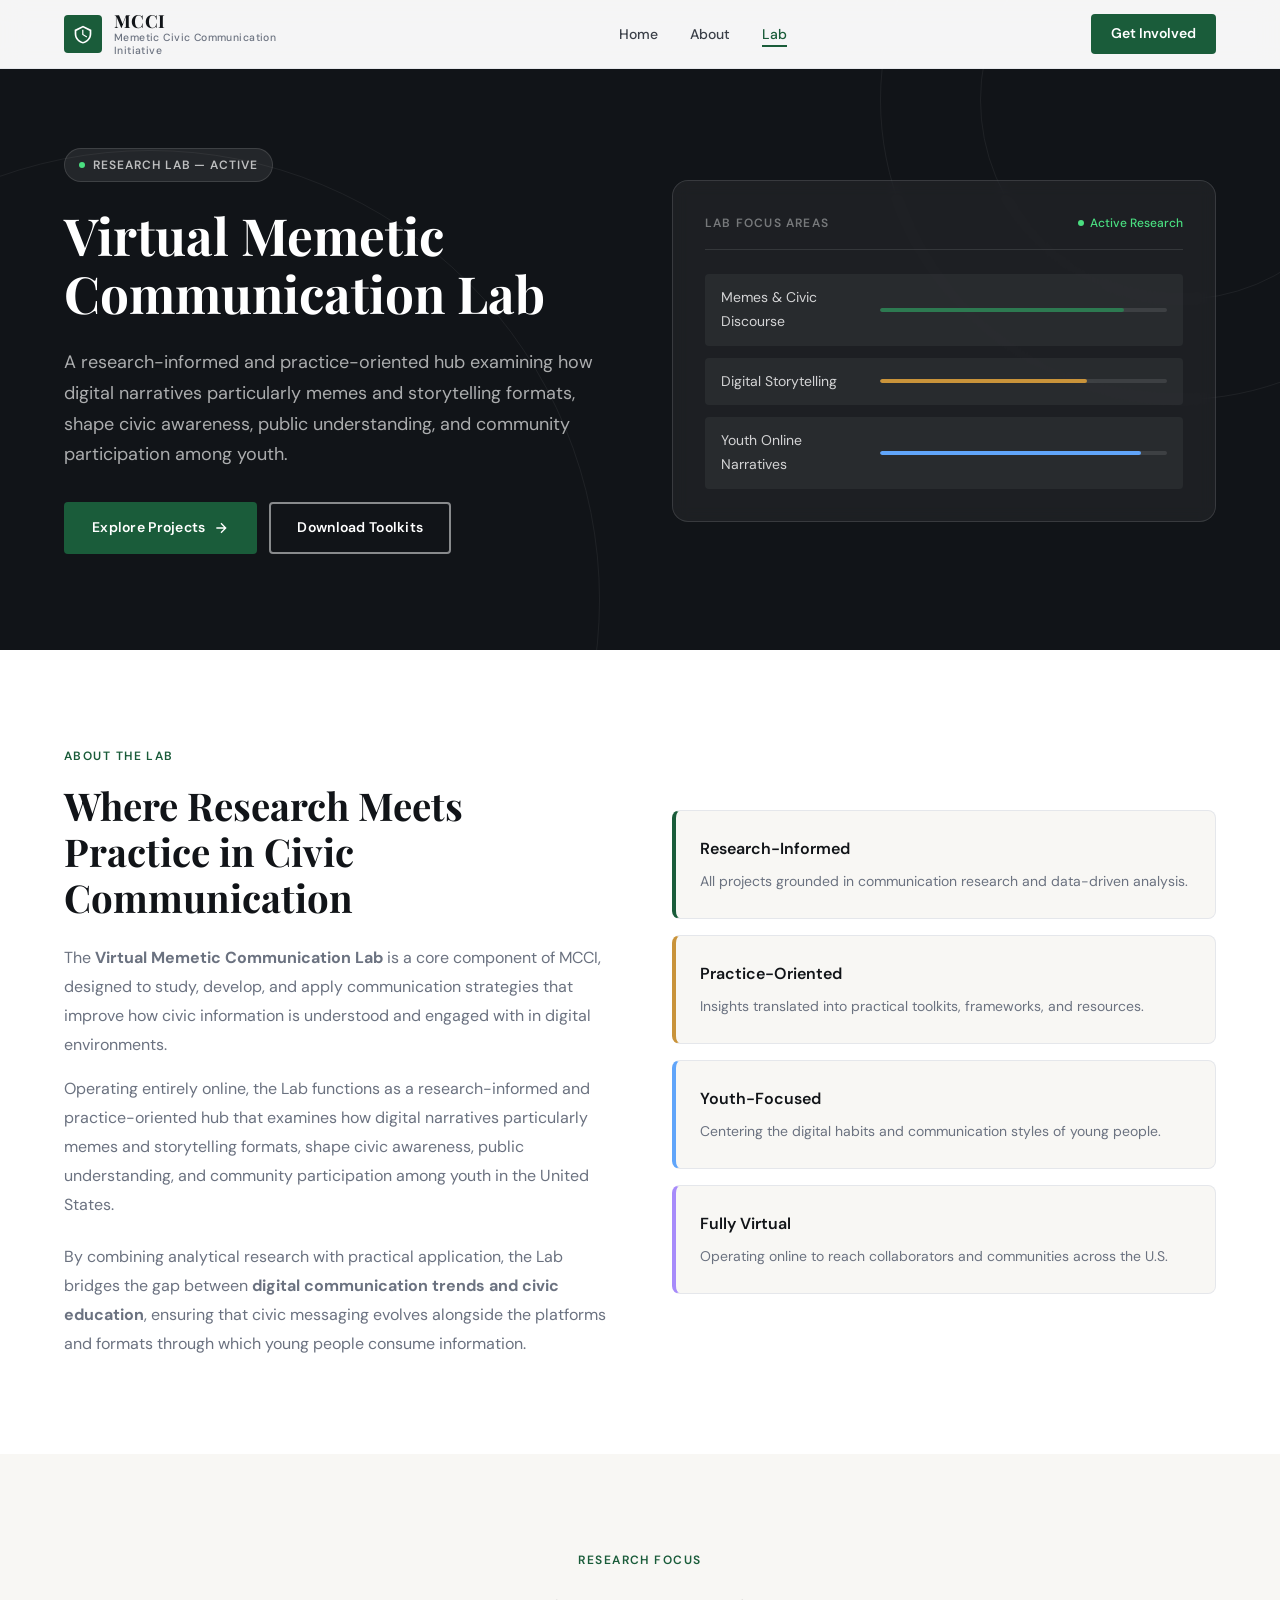
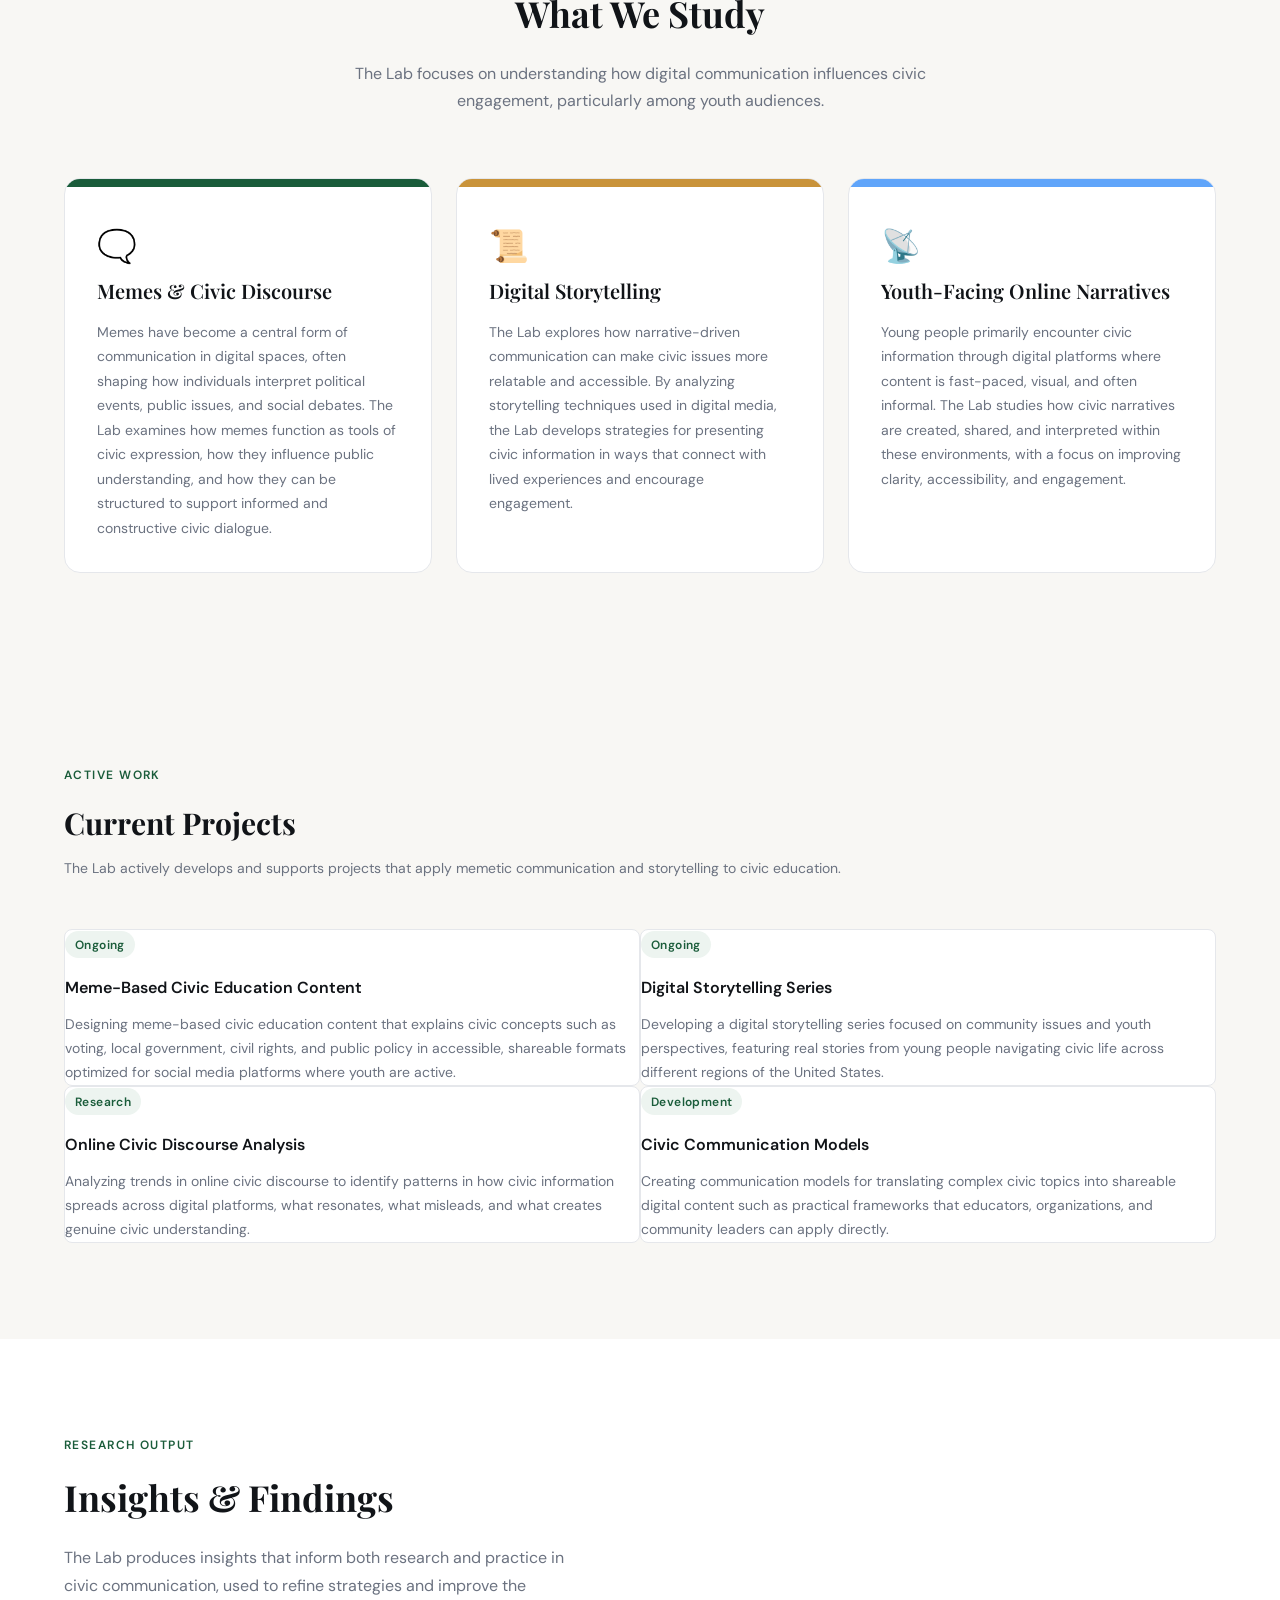
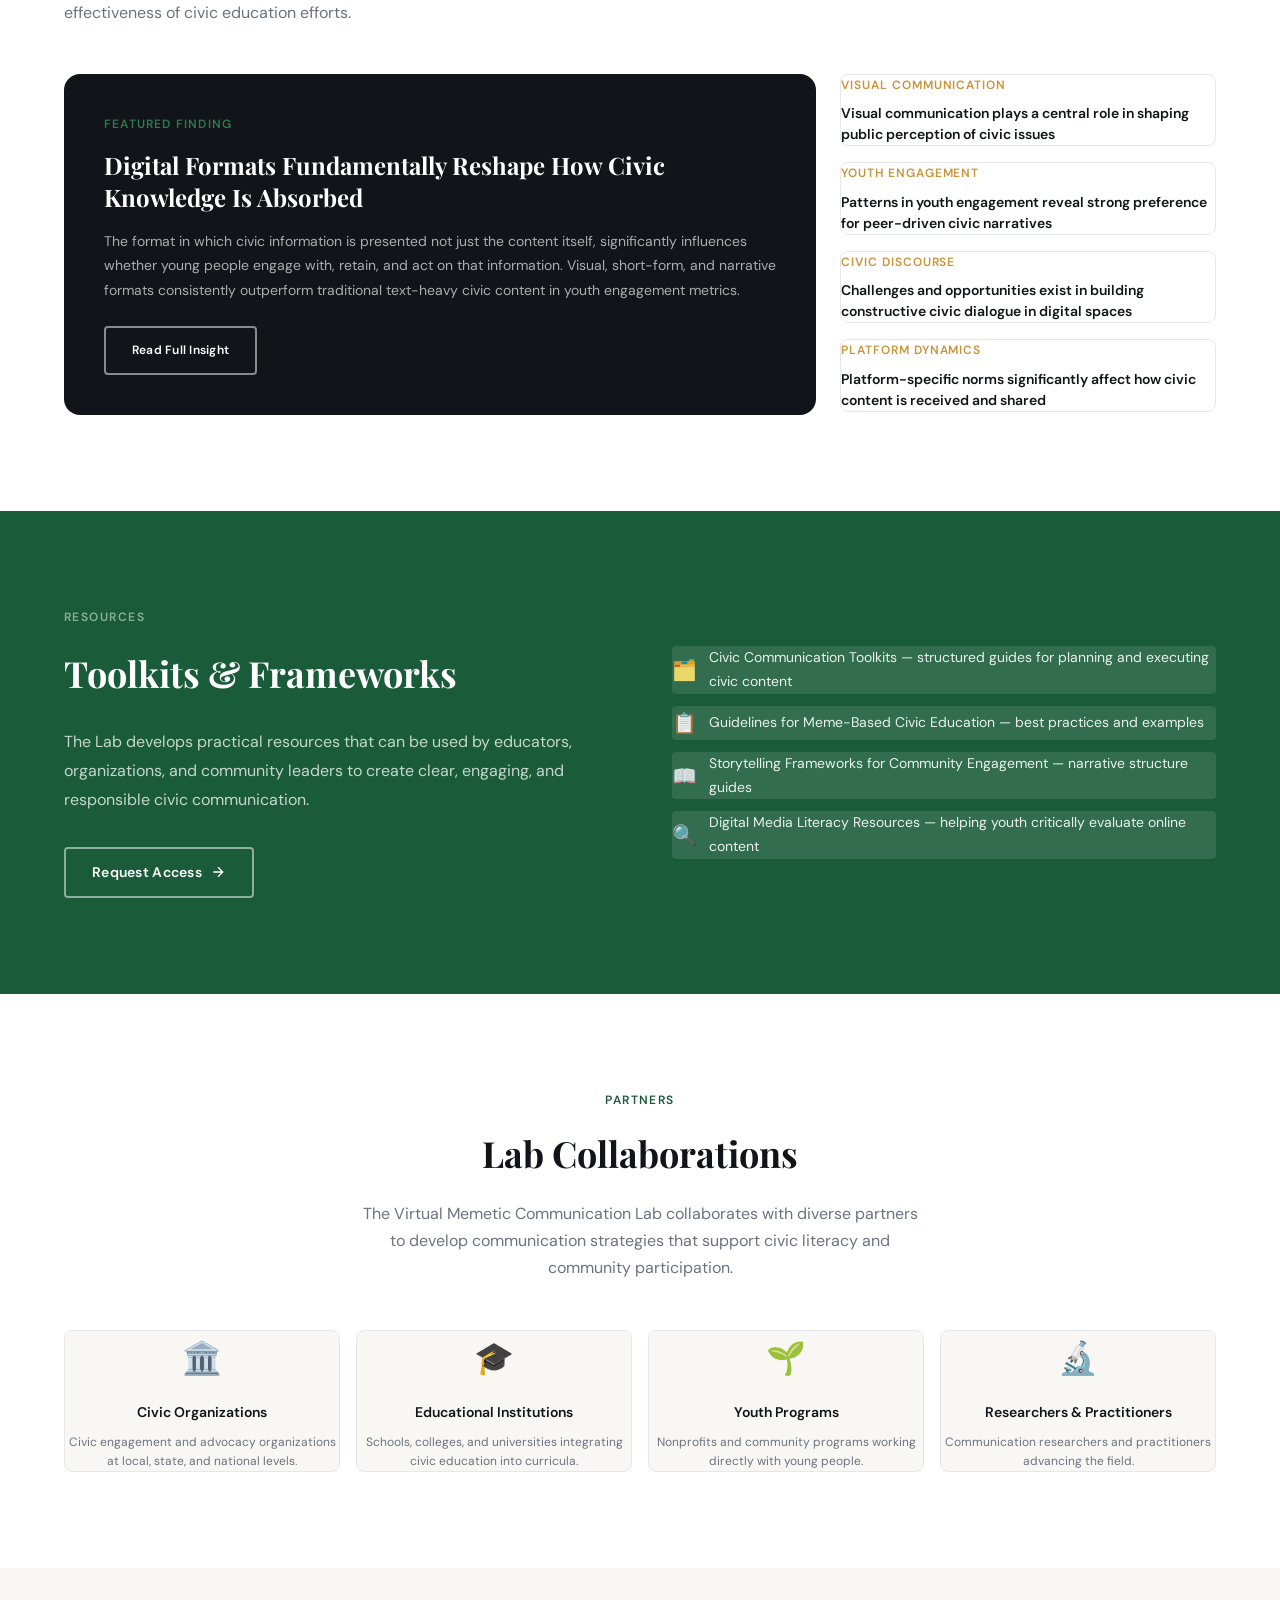
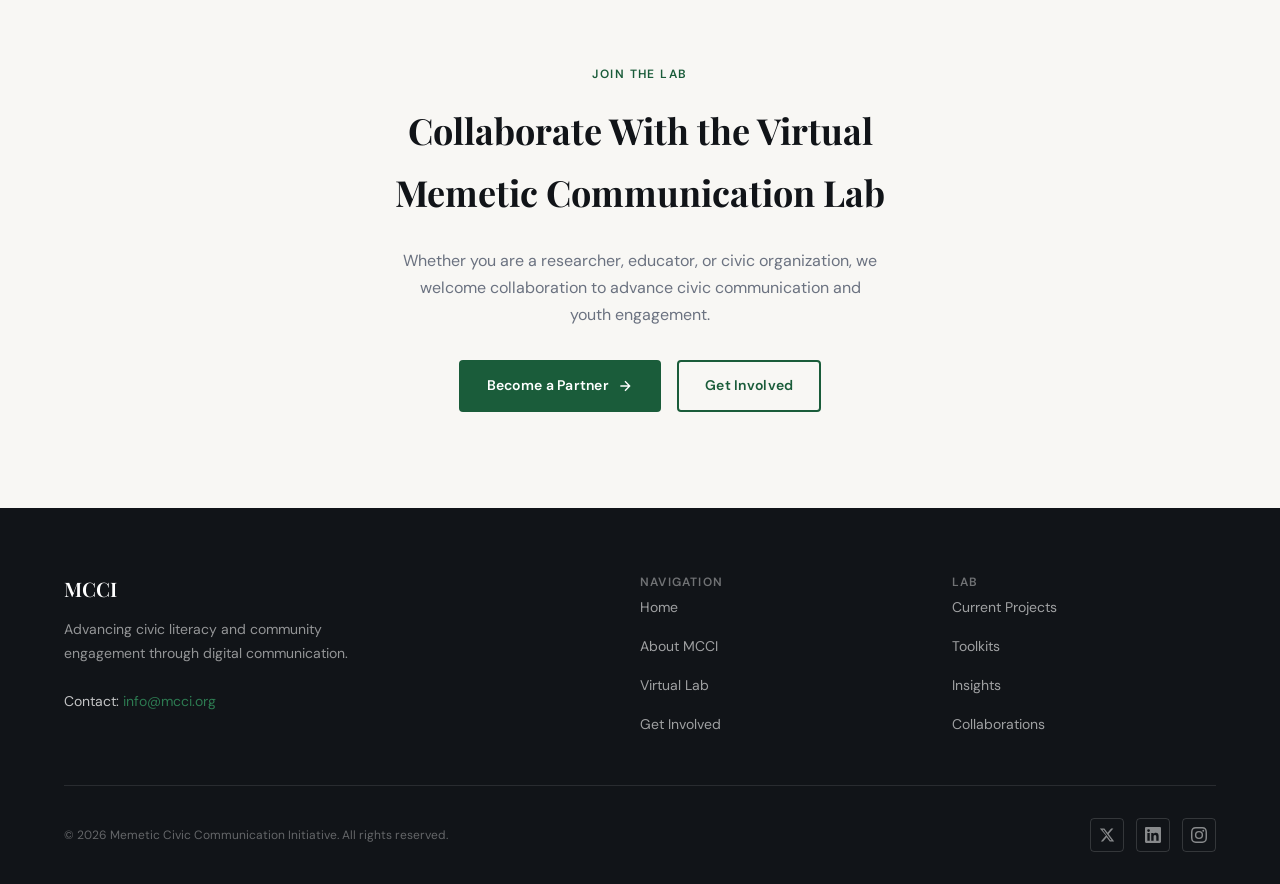
<file: Virtual Memetic Communication Lab.html>
<!DOCTYPE html>
<html lang="en">

<head>
  <meta charset="UTF-8" />
  <meta name="viewport" content="width=device-width, initial-scale=1.0" />
  <title>Virtual Memetic Communication Lab — MCCI</title>
  <meta name="description"
    content="A research-informed hub studying how digital narratives shape civic awareness and participation among youth." />
  <link rel="stylesheet" href="style.css" />
</head>

<body>

  <!-- ═══════════════════════════════════════════
       NAVIGATION
  ════════════════════════════════════════════ -->
  <nav class="nav" id="mainNav" aria-label="Main navigation">
    <div class="container">
      <div class="nav__inner">

        <a href="index.html" class="nav__logo" aria-label="MCCI Home">
          <div class="nav__logo-mark" aria-hidden="true">
            <svg viewBox="0 0 24 24" xmlns="http://www.w3.org/2000/svg">
              <path
                d="M12 2L2 7v5c0 5.25 4.25 10.15 10 11.35C17.75 22.15 22 17.25 22 12V7L12 2zm0 2.18l8 4.28V12c0 4.34-3.38 8.4-8 9.63C7.38 20.4 4 16.34 4 12V8.46l8-4.28zM11 7v6l5.25 3.15.75-1.23-4.5-2.67V7H11z" />
            </svg>
          </div>
          <div class="nav__logo-text">
            <span class="nav__logo-abbr">MCCI</span>
            <span class="nav__logo-full">Memetic Civic Communication Initiative</span>
          </div>
        </a>

        <ul class="nav__links" role="list">
          <li><a href="index.html" class="nav__link">Home</a></li>
          <li><a href="about.html" class="nav__link">About</a></li>
          <li><a href="Virtual Memetic Communication Lab.html" class="nav__link active">Lab</a></li>
        </ul>

        <a href="index.html#get-involved" class="nav__cta">Get Involved</a>

        <button class="nav__hamburger" id="hamburger" aria-label="Toggle menu" aria-expanded="false">
          <span></span><span></span><span></span>
        </button>
      </div>

      <ul class="nav__mobile" id="mobileMenu" role="list">
        <li><a href="index.html" class="nav__link">Home</a></li>
        <li><a href="about.html" class="nav__link">About</a></li>
        <li><a href="Virtual Memetic Communication Lab.html" class="nav__link active">Lab</a></li>
        <li><a href="index.html#get-involved" class="nav__cta btn btn--primary">Get Involved</a></li>
      </ul>
    </div>
  </nav>


  <!-- ═══════════════════════════════════════════
       LAB HERO
  ════════════════════════════════════════════ -->
  <section class="lab-hero" aria-labelledby="labHeroTitle">

    <!-- Decorative concentric rings -->
    <div class="lab-hero__decor" aria-hidden="true">
      <div class="lab-hero__decor-ring" style="width:600px;height:600px;top:-200px;right:-200px"></div>
      <div class="lab-hero__decor-ring" style="width:400px;height:400px;top:-100px;right:-100px"></div>
      <div class="lab-hero__decor-ring" style="width:900px;height:900px;bottom:-400px;left:-300px"></div>
    </div>

    <div class="container">
      <div class="lab-hero__inner">

        <!-- Copy column -->
        <div>
          <div class="lab-hero__tag" aria-label="Research lab — currently active">
            <span class="lab-hero__tag-dot" aria-hidden="true"></span>
            Research Lab — Active
          </div>

          <h1 class="lab-hero__title" id="labHeroTitle">
            Virtual Memetic<br>Communication Lab
          </h1>

          <p class="lab-hero__sub">
            A research-informed and practice-oriented hub examining how digital narratives
            particularly memes and storytelling formats, shape civic awareness, public understanding,
            and community participation among youth.
          </p>

          <div class="lab-hero__actions">
            <a href="#projects" class="btn btn--primary">
              Explore Projects
              <svg class="btn__arrow" width="16" height="16" viewBox="0 0 24 24" fill="none" stroke="currentColor"
                stroke-width="2" aria-hidden="true">
                <path d="M5 12h14M12 5l7 7-7 7" />
              </svg>
            </a>
            <a href="#toolkits" class="btn btn--outline-white">Download Toolkits</a>
          </div>
        </div>

        <!-- Visual stats panel -->
        <div class="lab-hero__visual" aria-label="Lab focus areas">
          <div class="lab-stat-display">
            <div class="lab-stat-display__header">
              <span class="lab-stat-display__title">Lab Focus Areas</span>
              <span class="lab-stat-display__live">Active Research</span>
            </div>
            <div class="lab-focus-list" role="list">
              <div class="lab-focus-item" role="listitem">
                <span class="lab-focus-item__label">Memes &amp; Civic Discourse</span>
                <div class="lab-focus-item__bar">
                  <div class="lab-focus-item__fill" style="--w:85%"></div>
                </div>
              </div>
              <div class="lab-focus-item" role="listitem">
                <span class="lab-focus-item__label">Digital Storytelling</span>
                <div class="lab-focus-item__bar">
                  <div class="lab-focus-item__fill" style="--w:72%"></div>
                </div>
              </div>
              <div class="lab-focus-item" role="listitem">
                <span class="lab-focus-item__label">Youth Online Narratives</span>
                <div class="lab-focus-item__bar">
                  <div class="lab-focus-item__fill" style="--w:91%"></div>
                </div>
              </div>
            </div>
          </div>
        </div>

      </div>
    </div>
  </section>


  <!-- ═══════════════════════════════════════════
       WHAT THE LAB IS
  ════════════════════════════════════════════ -->
  <section class="section" aria-labelledby="labIntroTitle">
    <div class="container">
      <div style="display:grid;grid-template-columns:1fr 1fr;gap:var(--space-16);align-items:center">

        <div class="animate-up">
          <p class="eyebrow" style="margin-bottom:var(--space-4)">About the Lab</p>
          <h2
            style="font-family:var(--font-serif);font-size:clamp(1.75rem,3vw,2.5rem);font-weight:700;line-height:1.2;margin-bottom:var(--space-6)"
            id="labIntroTitle">
            Where Research Meets Practice in Civic Communication
          </h2>
          <p style="color:var(--slate);line-height:1.8;margin-bottom:var(--space-4)">
            The <strong>Virtual Memetic Communication Lab</strong> is a core component of MCCI,
            designed to study, develop, and apply communication strategies that improve how civic
            information is understood and engaged with in digital environments.
          </p>
          <p style="color:var(--slate);line-height:1.8;margin-bottom:var(--space-6)">
            Operating entirely online, the Lab functions as a research-informed and practice-oriented
            hub that examines how digital narratives particularly memes and storytelling formats,
            shape civic awareness, public understanding, and community participation among youth in
            the United States.
          </p>
          <p style="color:var(--slate);line-height:1.8">
            By combining analytical research with practical application, the Lab bridges the gap
            between <strong>digital communication trends and civic education</strong>, ensuring that
            civic messaging evolves alongside the platforms and formats through which young people
            consume information.
          </p>
        </div>

        <!-- Quick-facts column -->
        <div class="animate-up" style="transition-delay:0.15s" aria-hidden="true">
          <div style="display:flex;flex-direction:column;gap:var(--space-4)">
            <div
              style="background:var(--surface);border:1px solid var(--line);border-radius:var(--radius);padding:var(--space-6);border-left:4px solid var(--accent)">
              <div style="font-weight:600;margin-bottom:var(--space-2);color:var(--ink)">Research-Informed</div>
              <div style="font-size:var(--text-sm);color:var(--slate)">All projects grounded in communication research
                and data-driven analysis.</div>
            </div>
            <div
              style="background:var(--surface);border:1px solid var(--line);border-radius:var(--radius);padding:var(--space-6);border-left:4px solid var(--gold)">
              <div style="font-weight:600;margin-bottom:var(--space-2);color:var(--ink)">Practice-Oriented</div>
              <div style="font-size:var(--text-sm);color:var(--slate)">Insights translated into practical toolkits,
                frameworks, and resources.</div>
            </div>
            <div
              style="background:var(--surface);border:1px solid var(--line);border-radius:var(--radius);padding:var(--space-6);border-left:4px solid #60a5fa">
              <div style="font-weight:600;margin-bottom:var(--space-2);color:var(--ink)">Youth-Focused</div>
              <div style="font-size:var(--text-sm);color:var(--slate)">Centering the digital habits and communication
                styles of young people.</div>
            </div>
            <div
              style="background:var(--surface);border:1px solid var(--line);border-radius:var(--radius);padding:var(--space-6);border-left:4px solid #a78bfa">
              <div style="font-weight:600;margin-bottom:var(--space-2);color:var(--ink)">Fully Virtual</div>
              <div style="font-size:var(--text-sm);color:var(--slate)">Operating online to reach collaborators and
                communities across the U.S.</div>
            </div>
          </div>
        </div>

      </div>
    </div>
  </section>


  <!-- ═══════════════════════════════════════════
       WHAT WE STUDY
  ════════════════════════════════════════════ -->
  <section class="section section--alt" aria-labelledby="studyTitle">
    <div class="container">

      <div class="study__header animate-up">
        <p class="eyebrow" style="margin-bottom:var(--space-3)">Research Focus</p>
        <h2 class="study__heading" id="studyTitle">What We Study</h2>
        <p class="study__sub">
          The Lab focuses on understanding how digital communication influences civic engagement,
          particularly among youth audiences.
        </p>
      </div>

      <div class="study__grid stagger">

        <article class="study__card animate-up">
          <div class="study__card-top" aria-hidden="true"></div>
          <div class="study__card-body">
            <div class="study__card-icon" aria-hidden="true">🗨️</div>
            <h3 class="study__card-title">Memes &amp; Civic Discourse</h3>
            <p class="study__card-text">
              Memes have become a central form of communication in digital spaces, often shaping how
              individuals interpret political events, public issues, and social debates. The Lab examines
              how memes function as tools of civic expression, how they influence public understanding,
              and how they can be structured to support informed and constructive civic dialogue.
            </p>
          </div>
        </article>

        <article class="study__card animate-up">
          <div class="study__card-top" aria-hidden="true"></div>
          <div class="study__card-body">
            <div class="study__card-icon" aria-hidden="true">📜</div>
            <h3 class="study__card-title">Digital Storytelling</h3>
            <p class="study__card-text">
              The Lab explores how narrative-driven communication can make civic issues more relatable
              and accessible. By analyzing storytelling techniques used in digital media, the Lab develops
              strategies for presenting civic information in ways that connect with lived experiences and
              encourage engagement.
            </p>
          </div>
        </article>

        <article class="study__card animate-up">
          <div class="study__card-top" aria-hidden="true"></div>
          <div class="study__card-body">
            <div class="study__card-icon" aria-hidden="true">📡</div>
            <h3 class="study__card-title">Youth-Facing Online Narratives</h3>
            <p class="study__card-text">
              Young people primarily encounter civic information through digital platforms where content
              is fast-paced, visual, and often informal. The Lab studies how civic narratives are created,
              shared, and interpreted within these environments, with a focus on improving clarity,
              accessibility, and engagement.
            </p>
          </div>
        </article>

      </div>
    </div>
  </section>


  <!-- ═══════════════════════════════════════════
       CURRENT PROJECTS
  ════════════════════════════════════════════ -->
  <section class="projects" id="projects" aria-labelledby="projectsTitle">
    <div class="container">

      <div class="projects__header animate-up">
        <div>
          <p class="eyebrow" style="margin-bottom:var(--space-3)">Active Work</p>
          <h2 class="projects__heading" id="projectsTitle">Current Projects</h2>
          <p class="projects__sub">The Lab actively develops and supports projects that apply memetic communication and
            storytelling to civic education.</p>
        </div>
      </div>

      <div class="projects__grid stagger">

        <article class="project-card animate-up">
          <span class="project-card__status">Ongoing</span>
          <h3 class="project-card__title">Meme-Based Civic Education Content</h3>
          <p class="project-card__body">
            Designing meme-based civic education content that explains civic concepts such as voting, local
            government, civil rights, and public policy in accessible, shareable formats optimized for
            social media platforms where youth are active.
          </p>
        </article>
        <article class="project-card animate-up">
          <span class="project-card__status">Ongoing</span>
          <h3 class="project-card__title">Digital Storytelling Series</h3>
          <p class="project-card__body">
            Developing a digital storytelling series focused on community issues and youth perspectives,
            featuring real stories from young people navigating civic life across different regions of
            the United States.
          </p>
        </article>

        <article class="project-card animate-up">
          <span class="project-card__status">Research</span>
          <h3 class="project-card__title">Online Civic Discourse Analysis</h3>
          <p class="project-card__body">
            Analyzing trends in online civic discourse to identify patterns in how civic information
            spreads across digital platforms, what resonates, what misleads, and what creates
            genuine civic understanding.
          </p>
        </article>

        <article class="project-card animate-up">
          <span class="project-card__status">Development</span>
          <h3 class="project-card__title">Civic Communication Models</h3>
          <p class="project-card__body">
            Creating communication models for translating complex civic topics into shareable digital
            content such as practical frameworks that educators, organizations, and community leaders
            can apply directly.
          </p>
        </article>

      </div>
    </div>
  </section>


  <!-- ═══════════════════════════════════════════
       INSIGHTS & FINDINGS
  ════════════════════════════════════════════ -->
  <section class="section" aria-labelledby="insightsTitle">
    <div class="container">

      <div class="insights__header animate-up">
        <p class="eyebrow" style="margin-bottom:var(--space-3)">Research Output</p>
        <h2 class="insights__heading" id="insightsTitle">Insights &amp; Findings</h2>
        <p class="insights__sub">
          The Lab produces insights that inform both research and practice in civic communication,
          used to refine strategies and improve the effectiveness of civic education efforts.
        </p>
      </div>

      <div class="insights__grid">

        <div class="insight-featured animate-up" aria-label="Featured insight">
          <div class="insight-featured__tag">Featured Finding</div>
          <h3 class="insight-featured__heading">
            Digital Formats Fundamentally Reshape How Civic Knowledge Is Absorbed
          </h3>
          <p class="insight-featured__body">
            The format in which civic information is presented not just the content itself,
            significantly influences whether young people engage with, retain, and act on that
            information. Visual, short-form, and narrative formats consistently outperform
            traditional text-heavy civic content in youth engagement metrics.
          </p>
          <a href="#" class="btn btn--outline-white" style="font-size:var(--text-xs)">Read Full Insight</a>
        </div>

        <div class="insights__list stagger" aria-label="Additional insights">
          <div class="insight-item animate-up">
            <div class="insight-item__tag">Visual Communication</div>
            <div class="insight-item__title">Visual communication plays a central role in shaping public perception of
              civic issues</div>
          </div>
          <div class="insight-item animate-up">
            <div class="insight-item__tag">Youth Engagement</div>
            <div class="insight-item__title">Patterns in youth engagement reveal strong preference for peer-driven civic
              narratives</div>
          </div>
          <div class="insight-item animate-up">
            <div class="insight-item__tag">Civic Discourse</div>
            <div class="insight-item__title">Challenges and opportunities exist in building constructive civic dialogue
              in digital spaces</div>
          </div>
          <div class="insight-item animate-up">
            <div class="insight-item__tag">Platform Dynamics</div>
            <div class="insight-item__title">Platform-specific norms significantly affect how civic content is received
              and shared</div>
          </div>
        </div>

      </div>
    </div>
  </section>


  <!-- ═══════════════════════════════════════════
       TOOLKITS & FRAMEWORKS
  ════════════════════════════════════════════ -->
  <section class="toolkits" id="toolkits" aria-labelledby="toolkitsTitle">
    <div class="container">
      <div class="toolkits__inner">

        <div class="animate-up">
          <p class="eyebrow" style="color:rgba(255,255,255,0.5);margin-bottom:var(--space-4)">Resources</p>
          <h2 class="toolkits__heading" id="toolkitsTitle">Toolkits &amp; Frameworks</h2>
          <p class="toolkits__body">
            The Lab develops practical resources that can be used by educators, organizations, and
            community leaders to create clear, engaging, and responsible civic communication.
          </p>
          <a href="#" class="btn btn--outline-white">
            Request Access
            <svg class="btn__arrow" width="16" height="16" viewBox="0 0 24 24" fill="none" stroke="currentColor"
              stroke-width="2" aria-hidden="true">
              <path d="M5 12h14M12 5l7 7-7 7" />
            </svg>
          </a>
        </div>

        <div class="animate-up" style="transition-delay:0.15s">
          <ul class="toolkit-list" role="list">
            <li class="toolkit-item">
              <span class="toolkit-item__icon" aria-hidden="true">🗂️</span>
              Civic Communication Toolkits — structured guides for planning and executing civic content
            </li>
            <li class="toolkit-item">
              <span class="toolkit-item__icon" aria-hidden="true">📋</span>
              Guidelines for Meme-Based Civic Education — best practices and examples
            </li>
            <li class="toolkit-item">
              <span class="toolkit-item__icon" aria-hidden="true">📖</span>
              Storytelling Frameworks for Community Engagement — narrative structure guides
            </li>
            <li class="toolkit-item">
              <span class="toolkit-item__icon" aria-hidden="true">🔍</span>
              Digital Media Literacy Resources — helping youth critically evaluate online content
            </li>
          </ul>
        </div>

      </div>
    </div>
  </section>


  <!-- ═══════════════════════════════════════════
       COLLABORATIONS
  ════════════════════════════════════════════ -->
  <section class="section" aria-labelledby="collabsTitle">
    <div class="container">

      <div class="collabs__header animate-up">
        <p class="eyebrow" style="margin-bottom:var(--space-3)">Partners</p>
        <h2 class="collabs__heading" id="collabsTitle">Lab Collaborations</h2>
        <p class="collabs__sub">
          The Virtual Memetic Communication Lab collaborates with diverse partners to develop
          communication strategies that support civic literacy and community participation.
        </p>
      </div>

      <div class="collabs__grid stagger" role="list">
        <div class="collab-card animate-up" role="listitem">
          <div class="collab-card__icon" aria-hidden="true">🏛️</div>
          <div class="collab-card__title">Civic Organizations</div>
          <p class="collab-card__desc">Civic engagement and advocacy organizations at local, state, and national levels.
          </p>
        </div>
        <div class="collab-card animate-up" role="listitem">
          <div class="collab-card__icon" aria-hidden="true">🎓</div>
          <div class="collab-card__title">Educational Institutions</div>
          <p class="collab-card__desc">Schools, colleges, and universities integrating civic education into curricula.
          </p>
        </div>
        <div class="collab-card animate-up" role="listitem">
          <div class="collab-card__icon" aria-hidden="true">🌱</div>
          <div class="collab-card__title">Youth Programs</div>
          <p class="collab-card__desc">Nonprofits and community programs working directly with young people.</p>
        </div>
        <div class="collab-card animate-up" role="listitem">
          <div class="collab-card__icon" aria-hidden="true">🔬</div>
          <div class="collab-card__title">Researchers &amp; Practitioners</div>
          <p class="collab-card__desc">Communication researchers and practitioners advancing the field.</p>
        </div>
      </div>

    </div>
  </section>


  <!-- ═══════════════════════════════════════════
       CTA
  ════════════════════════════════════════════ -->
  <section class="cta-section" aria-labelledby="labCtaTitle">
    <div class="container">
      <p class="eyebrow cta-section__kicker">Join the Lab</p>
      <h2 class="cta-section__heading" id="labCtaTitle">
        Collaborate With the Virtual Memetic Communication Lab
      </h2>
      <p class="cta-section__body">
        Whether you are a researcher, educator, or civic organization, we welcome collaboration
        to advance civic communication and youth engagement.
      </p>
      <div style="display:flex;gap:var(--space-4);justify-content:center;flex-wrap:wrap">
        <a href="about.html" class="btn btn--primary">
          Become a Partner
          <svg class="btn__arrow" width="16" height="16" viewBox="0 0 24 24" fill="none" stroke="currentColor"
            stroke-width="2" aria-hidden="true">
            <path d="M5 12h14M12 5l7 7-7 7" />
          </svg>
        </a>
        <a href="index.html#get-involved" class="btn btn--outline">Get Involved</a>
      </div>
    </div>
  </section>


  <!-- ═══════════════════════════════════════════
       FOOTER
  ════════════════════════════════════════════ -->
  <footer class="footer" role="contentinfo">
    <div class="container">
      <div class="footer__top">
        <div>
          <div class="footer__brand-name">MCCI</div>
          <p class="footer__brand-desc">Advancing civic literacy and community engagement through digital communication.
          </p>
          <p class="footer__contact">Contact: <a href="mailto:info@mcci.org">info@mcci.org</a></p>
        </div>
        <div>
          <div class="footer__col-title">Navigation</div>
          <ul class="footer__col-links" role="list">
            <li><a href="index.html">Home</a></li>
            <li><a href="about.html">About MCCI</a></li>
            <li><a href="Virtual Memetic Communication Lab.html">Virtual Lab</a></li>
            <li><a href="index.html#get-involved">Get Involved</a></li>
          </ul>
        </div>
        <div>
          <div class="footer__col-title">Lab</div>
          <ul class="footer__col-links" role="list">
            <li><a href="#projects">Current Projects</a></li>
            <li><a href="#toolkits">Toolkits</a></li>
            <li><a href="#">Insights</a></li>
            <li><a href="#">Collaborations</a></li>
          </ul>
        </div>
      </div>
      <div class="footer__bottom">
        <p class="footer__copy">&copy; <span id="year"></span> Memetic Civic Communication Initiative. All rights
          reserved.</p>
        <div class="footer__social" aria-label="Social media links">
          <a href="#" aria-label="X (Twitter)"><svg width="16" height="16" viewBox="0 0 24 24" fill="currentColor"
              aria-hidden="true">
              <path
                d="M18.244 2.25h3.308l-7.227 8.26 8.502 11.24H16.17l-4.714-6.231-5.401 6.231H2.748l7.73-8.835L1.254 2.25H8.08l4.713 6.231zm-1.161 17.52h1.833L7.084 4.126H5.117z" />
            </svg></a>
          <a href="#" aria-label="LinkedIn"><svg width="16" height="16" viewBox="0 0 24 24" fill="currentColor"
              aria-hidden="true">
              <path
                d="M20.447 20.452h-3.554v-5.569c0-1.328-.027-3.037-1.852-3.037-1.853 0-2.136 1.445-2.136 2.939v5.667H9.351V9h3.414v1.561h.046c.477-.9 1.637-1.85 3.37-1.85 3.601 0 4.267 2.37 4.267 5.455v6.286zM5.337 7.433a2.062 2.062 0 01-2.063-2.065 2.064 2.064 0 112.063 2.065zm1.782 13.019H3.555V9h3.564v11.452zM22.225 0H1.771C.792 0 0 .774 0 1.729v20.542C0 23.227.792 24 1.771 24h20.451C23.2 24 24 23.227 24 22.271V1.729C24 .774 23.2 0 22.222 0h.003z" />
            </svg></a>
          <a href="#" aria-label="Instagram"><svg width="16" height="16" viewBox="0 0 24 24" fill="currentColor"
              aria-hidden="true">
              <path
                d="M12 2.163c3.204 0 3.584.012 4.85.07 3.252.148 4.771 1.691 4.919 4.919.058 1.265.069 1.645.069 4.849 0 3.205-.012 3.584-.069 4.849-.149 3.225-1.664 4.771-4.919 4.919-1.266.058-1.644.07-4.85.07-3.204 0-3.584-.012-4.849-.07-3.26-.149-4.771-1.699-4.919-4.92-.058-1.265-.07-1.644-.07-4.849 0-3.204.013-3.583.07-4.849.149-3.227 1.664-4.771 4.919-4.919 1.266-.057 1.645-.069 4.849-.069zM12 0C8.741 0 8.333.014 7.053.072 2.695.272.273 2.69.073 7.052.014 8.333 0 8.741 0 12c0 3.259.014 3.668.072 4.948.2 4.358 2.618 6.78 6.98 6.98C8.333 23.986 8.741 24 12 24c3.259 0 3.668-.014 4.948-.072 4.354-.2 6.782-2.618 6.979-6.98.059-1.28.073-1.689.073-4.948 0-3.259-.014-3.667-.072-4.947-.196-4.354-2.617-6.78-6.979-6.98C15.668.014 15.259 0 12 0zm0 5.838a6.162 6.162 0 100 12.324 6.162 6.162 0 000-12.324zM12 16a4 4 0 110-8 4 4 0 010 8zm6.406-11.845a1.44 1.44 0 100 2.881 1.44 1.44 0 000-2.881z" />
            </svg></a>
        </div>
      </div>
    </div>
  </footer>

  <script src="script.js"></script>
</body>

</html>
</file>
<file: style.css>
/* ============================================================
   MCCI — Memetic Civic Communication Initiative
   Style System — style.css
   Design: Editorial-civic, clean typographic hierarchy
   Fonts: Playfair Display (headings) + DM Sans (body)
   ============================================================ */

/* ── Google Fonts ─────────────────────────────────────────── */
@import url('https://fonts.googleapis.com/css2?family=Playfair+Display:ital,wght@0,400;0,600;0,700;1,400&family=DM+Sans:wght@300;400;500;600&display=swap');

/* ── CSS Variables (Design Tokens) ───────────────────────── */
:root {
  /* Color palette */
  --ink:         #111418;
  --ink-light:   #3a3f48;
  --slate:       #6b7280;
  --muted:       #9ca3af;
  --line:        #e5e7eb;
  --surface:     #f8f7f4;
  --white:       #ffffff;

  /* Brand accent */
  --accent:      #1a5c3a;   /* forest green — civic, trustworthy */
  --accent-mid:  #2d7a51;
  --accent-pale: #edf4f0;
  --gold:        #c9933a;   /* warm gold for highlights */
  --gold-pale:   #faf4ea;

  /* Typography scale */
  --font-serif: 'Playfair Display', Georgia, serif;
  --font-sans:  'DM Sans', system-ui, sans-serif;

  --text-xs:   0.75rem;
  --text-sm:   0.875rem;
  --text-base: 1rem;
  --text-lg:   1.125rem;
  --text-xl:   1.25rem;
  --text-2xl:  1.5rem;
  --text-3xl:  1.875rem;
  --text-4xl:  2.25rem;
  --text-5xl:  3rem;
  --text-6xl:  3.75rem;

  /* Spacing */
  --space-1: 0.25rem;
  --space-2: 0.5rem;
  --space-3: 0.75rem;
  --space-4: 1rem;
  --space-6: 1.5rem;
  --space-8: 2rem;
  --space-10: 2.5rem;
  --space-12: 3rem;
  --space-16: 4rem;
  --space-20: 5rem;
  --space-24: 6rem;
  --space-32: 8rem;

  /* Layout */
  --max-w: 1200px;
  --max-w-text: 680px;

  /* Borders */
  --radius-sm:  4px;
  --radius:     8px;
  --radius-lg:  16px;

  /* Shadows */
  --shadow-sm: 0 1px 3px rgba(0,0,0,0.06), 0 1px 2px rgba(0,0,0,0.04);
  --shadow:    0 4px 16px rgba(0,0,0,0.08), 0 1px 4px rgba(0,0,0,0.04);
  --shadow-lg: 0 12px 40px rgba(0,0,0,0.10), 0 4px 12px rgba(0,0,0,0.06);

  /* Transitions */
  --ease: cubic-bezier(0.25, 0.46, 0.45, 0.94);
  --duration: 280ms;
}

/* ── Reset & Base ─────────────────────────────────────────── */
*, *::before, *::after { box-sizing: border-box; margin: 0; padding: 0; }

html {
  scroll-behavior: smooth;
  -webkit-font-smoothing: antialiased;
  -moz-osx-font-smoothing: grayscale;
}

body {
  font-family: var(--font-sans);
  font-size: var(--text-base);
  color: var(--ink);
  background: var(--white);
  line-height: 1.7;
  overflow-x: hidden;
}

img { display: block; max-width: 100%; }
a  { text-decoration: none; color: inherit; }
ul { list-style: none; }

/* ── Typography Helpers ───────────────────────────────────── */
.serif  { font-family: var(--font-serif); }
.eyebrow {
  font-family: var(--font-sans);
  font-size: var(--text-xs);
  font-weight: 600;
  letter-spacing: 0.12em;
  text-transform: uppercase;
  color: var(--accent);
}

/* ── Layout Utilities ─────────────────────────────────────── */
.container {
  width: 100%;
  max-width: var(--max-w);
  margin-inline: auto;
  padding-inline: var(--space-6);
}

.section {
  padding-block: var(--space-24);
}

.section--alt {
  background: var(--surface);
}

.section--dark {
  background: var(--ink);
  color: var(--white);
}

/* ── Navigation ───────────────────────────────────────────── */
.nav {
  position: fixed;
  top: 0; left: 0; right: 0;
  z-index: 100;
  background: rgba(255,255,255,0.96);
  backdrop-filter: blur(12px);
  -webkit-backdrop-filter: blur(12px);
  border-bottom: 1px solid var(--line);
  transition: box-shadow var(--duration) var(--ease);
}

.nav.scrolled {
  box-shadow: var(--shadow);
}

.nav__inner {
  display: flex;
  align-items: center;
  justify-content: space-between;
  height: 68px;
}

/* Logo */
.nav__logo {
  display: flex;
  align-items: center;
  gap: var(--space-3);
  text-decoration: none;
}

.nav__logo-mark {
  width: 38px;
  height: 38px;
  background: var(--accent);
  border-radius: var(--radius-sm);
  display: flex;
  align-items: center;
  justify-content: center;
  flex-shrink: 0;
}

.nav__logo-mark svg {
  width: 20px;
  height: 20px;
  fill: white;
}

.nav__logo-text {
  display: flex;
  flex-direction: column;
  line-height: 1.2;
}

.nav__logo-abbr {
  font-family: var(--font-serif);
  font-size: var(--text-lg);
  font-weight: 700;
  color: var(--ink);
  letter-spacing: 0.02em;
}

.nav__logo-full {
  font-size: 0.65rem;
  font-weight: 500;
  color: var(--slate);
  letter-spacing: 0.04em;
  max-width: 200px;
}

/* Nav links */
.nav__links {
  display: flex;
  align-items: center;
  gap: var(--space-8);
}

.nav__link {
  font-size: var(--text-sm);
  font-weight: 500;
  color: var(--ink-light);
  position: relative;
  padding-bottom: 2px;
  transition: color var(--duration) var(--ease);
}

.nav__link::after {
  content: '';
  position: absolute;
  bottom: -2px; left: 0;
  width: 0; height: 2px;
  background: var(--accent);
  transition: width var(--duration) var(--ease);
}

.nav__link:hover,
.nav__link.active {
  color: var(--accent);
}

.nav__link:hover::after,
.nav__link.active::after {
  width: 100%;
}

/* Nav CTA button */
.nav__cta {
  font-size: var(--text-sm);
  font-weight: 600;
  color: var(--white);
  background: var(--accent);
  padding: 0.5rem 1.25rem;
  border-radius: var(--radius-sm);
  transition: background var(--duration) var(--ease),
              transform var(--duration) var(--ease);
}

.nav__cta:hover {
  background: var(--accent-mid);
  transform: translateY(-1px);
}

/* Hamburger for mobile */
.nav__hamburger {
  display: none;
  flex-direction: column;
  gap: 5px;
  cursor: pointer;
  padding: 4px;
  background: none;
  border: none;
}

.nav__hamburger span {
  display: block;
  width: 24px;
  height: 2px;
  background: var(--ink);
  border-radius: 2px;
  transition: transform var(--duration) var(--ease),
              opacity var(--duration) var(--ease);
}

.nav__hamburger.open span:nth-child(1) { transform: translateY(7px) rotate(45deg); }
.nav__hamburger.open span:nth-child(2) { opacity: 0; }
.nav__hamburger.open span:nth-child(3) { transform: translateY(-7px) rotate(-45deg); }

/* Mobile menu */
.nav__mobile {
  display: none;
  flex-direction: column;
  gap: var(--space-1);
  padding: var(--space-4) var(--space-6) var(--space-6);
  border-top: 1px solid var(--line);
  background: var(--white);
}

.nav__mobile.open {
  display: flex;
}

.nav__mobile .nav__link {
  padding: var(--space-3) 0;
  font-size: var(--text-base);
  border-bottom: 1px solid var(--line);
}

.nav__mobile .nav__cta {
  margin-top: var(--space-4);
  text-align: center;
  padding: var(--space-3);
}

/* ── Buttons ──────────────────────────────────────────────── */
.btn {
  display: inline-flex;
  align-items: center;
  gap: var(--space-2);
  font-family: var(--font-sans);
  font-size: var(--text-sm);
  font-weight: 600;
  padding: 0.75rem 1.625rem;
  border-radius: var(--radius-sm);
  border: 2px solid transparent;
  cursor: pointer;
  transition: background var(--duration) var(--ease),
              color var(--duration) var(--ease),
              border-color var(--duration) var(--ease),
              transform var(--duration) var(--ease),
              box-shadow var(--duration) var(--ease);
  letter-spacing: 0.02em;
}

.btn:hover { transform: translateY(-2px); }
.btn:active { transform: translateY(0); }

.btn--primary {
  background: var(--accent);
  color: var(--white);
}

.btn--primary:hover {
  background: var(--accent-mid);
  box-shadow: 0 6px 20px rgba(26,92,58,0.3);
}

.btn--outline {
  background: transparent;
  color: var(--accent);
  border-color: var(--accent);
}

.btn--outline:hover {
  background: var(--accent-pale);
}

.btn--outline-white {
  background: transparent;
  color: var(--white);
  border-color: rgba(255,255,255,0.5);
}

.btn--outline-white:hover {
  background: rgba(255,255,255,0.1);
  border-color: white;
}

.btn--gold {
  background: var(--gold);
  color: var(--white);
}

.btn--gold:hover {
  background: #b8832e;
  box-shadow: 0 6px 20px rgba(201,147,58,0.35);
}

/* Arrow icon in button */
.btn__arrow {
  transition: transform var(--duration) var(--ease);
}
.btn:hover .btn__arrow { transform: translateX(3px); }

/* ── ═══════════════════════════════════════════════════════ */
/*    HOMEPAGE — index.html                                  */
/* ══════════════════════════════════════════════════════════ */

/* Hero */
.hero {
  padding-top: calc(68px + var(--space-20));
  padding-bottom: var(--space-24);
  position: relative;
  overflow: hidden;
  background: var(--white);
}

/* Decorative rule lines */
.hero::before {
  content: '';
  position: absolute;
  top: 0; left: 0; right: 0;
  height: 4px;
  background: var(--accent);
}

.hero__grid {
  display: grid;
  grid-template-columns: 1fr 1fr;
  gap: var(--space-16);
  align-items: center;
}

.hero__eyebrow {
  margin-bottom: var(--space-4);
}

.hero__title {
  font-family: var(--font-serif);
  font-size: clamp(2.25rem, 4vw, 3.5rem);
  font-weight: 700;
  line-height: 1.15;
  color: var(--ink);
  margin-bottom: var(--space-6);
}

.hero__title em {
  font-style: italic;
  color: var(--accent);
}

.hero__subtitle {
  font-size: var(--text-lg);
  color: var(--slate);
  line-height: 1.7;
  max-width: 520px;
  margin-bottom: var(--space-10);
}

.hero__actions {
  display: flex;
  flex-wrap: wrap;
  gap: var(--space-3);
}

/* Hero visual side */
.hero__visual {
  position: relative;
}

.hero__graphic {
  position: relative;
  width: 100%;
  aspect-ratio: 4/3;
  background: var(--accent-pale);
  border-radius: var(--radius-lg);
  overflow: hidden;
  display: flex;
  align-items: center;
  justify-content: center;
}

/* Abstract civic pattern SVG background */
.hero__pattern {
  position: absolute;
  inset: 0;
  opacity: 0.06;
}

.hero__stat-cards {
  position: absolute;
  inset: var(--space-6);
  display: grid;
  grid-template-columns: 1fr 1fr;
  grid-template-rows: 1fr 1fr;
  gap: var(--space-4);
}

.hero__stat {
  background: var(--white);
  border-radius: var(--radius);
  padding: var(--space-6);
  box-shadow: var(--shadow);
  display: flex;
  flex-direction: column;
  justify-content: flex-end;
  position: relative;
  overflow: hidden;
  animation: fadeUp 0.6s var(--ease) both;
}

.hero__stat:nth-child(1) { animation-delay: 0.1s; }
.hero__stat:nth-child(2) { animation-delay: 0.2s; }
.hero__stat:nth-child(3) { animation-delay: 0.3s; }
.hero__stat:nth-child(4) { animation-delay: 0.4s; }

.hero__stat-bar {
  position: absolute;
  top: 0; left: 0;
  width: 100%; height: 3px;
  background: var(--accent);
}

.hero__stat:nth-child(2) .hero__stat-bar { background: var(--gold); }
.hero__stat:nth-child(3) .hero__stat-bar { background: var(--gold); }
.hero__stat:nth-child(4) .hero__stat-bar { background: var(--accent); }

.hero__stat-num {
  font-family: var(--font-serif);
  font-size: var(--text-3xl);
  font-weight: 700;
  color: var(--ink);
  line-height: 1;
  margin-bottom: var(--space-1);
}

.hero__stat-label {
  font-size: var(--text-xs);
  font-weight: 500;
  color: var(--slate);
  letter-spacing: 0.04em;
  text-transform: uppercase;
}

/* ── What is MCCI ─────────────────────────────────────────── */
.intro {
  display: grid;
  grid-template-columns: 1fr 1fr;
  gap: var(--space-16);
  align-items: start;
}

.intro__label {
  display: flex;
  align-items: center;
  gap: var(--space-3);
  margin-bottom: var(--space-6);
}

.intro__line {
  width: 32px; height: 2px;
  background: var(--accent);
  flex-shrink: 0;
}

.intro__heading {
  font-family: var(--font-serif);
  font-size: clamp(var(--text-2xl), 3vw, var(--text-4xl));
  font-weight: 700;
  line-height: 1.2;
  margin-bottom: var(--space-6);
}

.intro__body {
  color: var(--slate);
  margin-bottom: var(--space-6);
  line-height: 1.8;
}

.intro__aside {
  padding-top: var(--space-8);
}

.callout-box {
  background: var(--accent-pale);
  border-left: 4px solid var(--accent);
  border-radius: 0 var(--radius) var(--radius) 0;
  padding: var(--space-6) var(--space-8);
  margin-bottom: var(--space-6);
}

.callout-box__quote {
  font-family: var(--font-serif);
  font-size: var(--text-xl);
  line-height: 1.5;
  color: var(--ink);
  font-style: italic;
}

/* ── Why It Matters ───────────────────────────────────────── */
.matters__header {
  text-align: center;
  max-width: 600px;
  margin-inline: auto;
  margin-bottom: var(--space-16);
}

.matters__heading {
  font-family: var(--font-serif);
  font-size: clamp(var(--text-2xl), 3vw, var(--text-4xl));
  font-weight: 700;
  margin-bottom: var(--space-4);
}

.matters__sub {
  color: var(--slate);
  font-size: var(--text-lg);
}

.matters__grid {
  display: grid;
  grid-template-columns: repeat(2, 1fr);
  gap: var(--space-6);
}

.matters__item {
  display: flex;
  gap: var(--space-4);
  padding: var(--space-6);
  background: var(--white);
  border-radius: var(--radius);
  border: 1px solid var(--line);
  transition: transform var(--duration) var(--ease),
              box-shadow var(--duration) var(--ease),
              border-color var(--duration) var(--ease);
}

.matters__item:hover {
  transform: translateY(-4px);
  box-shadow: var(--shadow);
  border-color: var(--accent);
}

.matters__icon {
  width: 44px; height: 44px;
  background: var(--accent-pale);
  border-radius: var(--radius-sm);
  display: flex;
  align-items: center;
  justify-content: center;
  flex-shrink: 0;
  color: var(--accent);
  font-size: 1.25rem;
}

.matters__item-title {
  font-weight: 600;
  margin-bottom: var(--space-2);
  color: var(--ink);
}

.matters__item-body {
  font-size: var(--text-sm);
  color: var(--slate);
  line-height: 1.7;
}

/* ── How We Work ──────────────────────────────────────────── */
.how__header {
  margin-bottom: var(--space-16);
}

.how__heading {
  font-family: var(--font-serif);
  font-size: clamp(var(--text-2xl), 3vw, var(--text-4xl));
  font-weight: 700;
  margin-bottom: var(--space-4);
}

.how__intro {
  color: var(--slate);
  max-width: 560px;
}

.how__grid {
  display: grid;
  grid-template-columns: repeat(4, 1fr);
  gap: var(--space-6);
}

.how__card {
  position: relative;
  padding: var(--space-8) var(--space-6);
  background: var(--white);
  border-radius: var(--radius);
  border: 1px solid var(--line);
  overflow: hidden;
  transition: transform var(--duration) var(--ease),
              box-shadow var(--duration) var(--ease);
}

.how__card::before {
  content: '';
  position: absolute;
  top: 0; left: 0; right: 0;
  height: 3px;
  background: var(--accent);
  transform: scaleX(0);
  transform-origin: left;
  transition: transform var(--duration) var(--ease);
}

.how__card:hover { transform: translateY(-6px); box-shadow: var(--shadow); }
.how__card:hover::before { transform: scaleX(1); }

.how__card-num {
  font-family: var(--font-serif);
  font-size: var(--text-4xl);
  font-weight: 700;
  color: var(--line);
  line-height: 1;
  margin-bottom: var(--space-4);
  user-select: none;
}

.how__card-title {
  font-weight: 600;
  font-size: var(--text-base);
  margin-bottom: var(--space-3);
  color: var(--ink);
}

.how__card-body {
  font-size: var(--text-sm);
  color: var(--slate);
  line-height: 1.7;
}

/* ── Explore the Platform ─────────────────────────────────── */
.explore__header {
  text-align: center;
  max-width: 580px;
  margin-inline: auto;
  margin-bottom: var(--space-16);
}

.explore__heading {
  font-family: var(--font-serif);
  font-size: clamp(var(--text-2xl), 3vw, var(--text-4xl));
  font-weight: 700;
  margin-bottom: var(--space-4);
}

.explore__grid {
  display: grid;
  grid-template-columns: repeat(2, 1fr);
  gap: var(--space-6);
}

.explore__card {
  background: var(--white);
  border: 1px solid var(--line);
  border-radius: var(--radius-lg);
  padding: var(--space-8);
  display: flex;
  flex-direction: column;
  gap: var(--space-4);
  transition: transform var(--duration) var(--ease),
              box-shadow var(--duration) var(--ease),
              border-color var(--duration) var(--ease);
  cursor: pointer;
}

.explore__card:hover {
  transform: translateY(-5px);
  box-shadow: var(--shadow-lg);
  border-color: var(--accent);
}

.explore__card-icon {
  width: 52px; height: 52px;
  border-radius: var(--radius);
  background: var(--accent-pale);
  display: flex;
  align-items: center;
  justify-content: center;
  color: var(--accent);
  font-size: 1.5rem;
  flex-shrink: 0;
}

.explore__card:nth-child(2) .explore__card-icon,
.explore__card:nth-child(3) .explore__card-icon {
  background: var(--gold-pale);
  color: var(--gold);
}

.explore__card-title {
  font-family: var(--font-serif);
  font-size: var(--text-xl);
  font-weight: 600;
  color: var(--ink);
}

.explore__card-body {
  font-size: var(--text-sm);
  color: var(--slate);
  line-height: 1.7;
  flex: 1;
}

.explore__card-link {
  display: inline-flex;
  align-items: center;
  gap: var(--space-2);
  font-size: var(--text-sm);
  font-weight: 600;
  color: var(--accent);
  transition: gap var(--duration) var(--ease);
}

.explore__card:hover .explore__card-link { gap: var(--space-3); }

/* ── Impact strip ─────────────────────────────────────────── */
.impact {
  background: var(--ink);
  color: var(--white);
  padding-block: var(--space-24);
}

.impact__header {
  text-align: center;
  margin-bottom: var(--space-16);
}

.impact__heading {
  font-family: var(--font-serif);
  font-size: clamp(var(--text-2xl), 3vw, var(--text-4xl));
  font-weight: 700;
  margin-bottom: var(--space-4);
}

.impact__sub {
  color: rgba(255,255,255,0.6);
  max-width: 480px;
  margin-inline: auto;
}

.impact__grid {
  display: grid;
  grid-template-columns: repeat(2, 1fr);
  gap: var(--space-4);
}

.impact__item {
  display: flex;
  align-items: flex-start;
  gap: var(--space-4);
  padding: var(--space-6);
  border: 1px solid rgba(255,255,255,0.1);
  border-radius: var(--radius);
  background: rgba(255,255,255,0.04);
  transition: background var(--duration) var(--ease),
              border-color var(--duration) var(--ease);
}

.impact__item:hover {
  background: rgba(255,255,255,0.07);
  border-color: rgba(255,255,255,0.2);
}

.impact__check {
  width: 24px; height: 24px;
  background: var(--accent);
  border-radius: 50%;
  display: flex;
  align-items: center;
  justify-content: center;
  flex-shrink: 0;
  margin-top: 2px;
  color: white;
  font-size: 0.75rem;
}

.impact__item-text {
  font-size: var(--text-base);
  color: rgba(255,255,255,0.85);
  line-height: 1.6;
}

/* ── Partner section ──────────────────────────────────────── */
.partner__inner {
  display: grid;
  grid-template-columns: 1fr 1fr;
  gap: var(--space-16);
  align-items: center;
}

.partner__heading {
  font-family: var(--font-serif);
  font-size: clamp(var(--text-2xl), 3vw, var(--text-3xl));
  font-weight: 700;
  margin-bottom: var(--space-6);
}

.partner__body {
  color: var(--slate);
  margin-bottom: var(--space-6);
}

.partner__list {
  display: grid;
  grid-template-columns: 1fr 1fr;
  gap: var(--space-3);
  margin-bottom: var(--space-8);
}

.partner__list-item {
  display: flex;
  align-items: center;
  gap: var(--space-2);
  font-size: var(--text-sm);
  color: var(--ink-light);
}

.partner__list-item::before {
  content: '';
  width: 6px; height: 6px;
  background: var(--accent);
  border-radius: 50%;
  flex-shrink: 0;
}

.partner__visual {
  background: var(--accent-pale);
  border-radius: var(--radius-lg);
  padding: var(--space-10);
  display: flex;
  flex-direction: column;
  gap: var(--space-4);
}

.partner__org-pill {
  display: flex;
  align-items: center;
  gap: var(--space-3);
  background: var(--white);
  padding: var(--space-4) var(--space-5);
  border-radius: var(--radius);
  box-shadow: var(--shadow-sm);
  transition: transform var(--duration) var(--ease);
}

.partner__org-pill:hover { transform: translateX(4px); }

.partner__org-dot {
  width: 10px; height: 10px;
  border-radius: 50%;
  flex-shrink: 0;
}

.partner__org-name {
  font-size: var(--text-sm);
  font-weight: 500;
  color: var(--ink);
}

/* ── Get Involved CTA ─────────────────────────────────────── */
.cta-section {
  text-align: center;
  padding-block: var(--space-24);
  background: var(--surface);
}

.cta-section__kicker {
  margin-bottom: var(--space-4);
}

.cta-section__heading {
  font-family: var(--font-serif);
  font-size: clamp(var(--text-2xl), 3vw, var(--text-4xl));
  font-weight: 700;
  margin-bottom: var(--space-6);
  max-width: 580px;
  margin-inline: auto;
}

.cta-section__body {
  color: var(--slate);
  max-width: 480px;
  margin-inline: auto;
  margin-bottom: var(--space-8);
}

.cta-section__ways {
  display: flex;
  flex-wrap: wrap;
  justify-content: center;
  gap: var(--space-3);
  margin-bottom: var(--space-10);
}

.way-tag {
  font-size: var(--text-sm);
  font-weight: 500;
  padding: 0.375rem 1rem;
  border-radius: 100px;
  border: 1.5px solid var(--line);
  color: var(--ink-light);
  background: var(--white);
  transition: border-color var(--duration), color var(--duration), background var(--duration);
}

.way-tag:hover {
  border-color: var(--accent);
  color: var(--accent);
  background: var(--accent-pale);
}

/* ── Footer ───────────────────────────────────────────────── */
.footer {
  background: var(--ink);
  color: rgba(255,255,255,0.75);
  padding-top: var(--space-16);
  padding-bottom: var(--space-8);
}

.footer__top {
  display: grid;
  grid-template-columns: 2fr 1fr 1fr;
  gap: var(--space-12);
  padding-bottom: var(--space-12);
  border-bottom: 1px solid rgba(255,255,255,0.1);
  margin-bottom: var(--space-8);
}

.footer__brand-name {
  font-family: var(--font-serif);
  font-size: var(--text-xl);
  font-weight: 600;
  color: white;
  margin-bottom: var(--space-3);
}

.footer__brand-desc {
  font-size: var(--text-sm);
  line-height: 1.7;
  color: rgba(255,255,255,0.55);
  max-width: 300px;
  margin-bottom: var(--space-6);
}

.footer__contact {
  font-size: var(--text-sm);
}

.footer__contact a {
  color: var(--accent-mid);
  transition: color var(--duration);
}

.footer__contact a:hover { color: var(--white); }

.footer__col-title {
  font-size: var(--text-xs);
  font-weight: 600;
  letter-spacing: 0.1em;
  text-transform: uppercase;
  color: rgba(255,255,255,0.4);
  margin-bottom: var(--space-5);
}

.footer__col-links {
  display: flex;
  flex-direction: column;
  gap: var(--space-3);
}

.footer__col-links a {
  font-size: var(--text-sm);
  color: rgba(255,255,255,0.6);
  transition: color var(--duration) var(--ease);
}

.footer__col-links a:hover { color: white; }

.footer__bottom {
  display: flex;
  justify-content: space-between;
  align-items: center;
}

.footer__copy {
  font-size: var(--text-xs);
  color: rgba(255,255,255,0.35);
}

.footer__social {
  display: flex;
  gap: var(--space-3);
}

.footer__social a {
  width: 34px; height: 34px;
  border: 1px solid rgba(255,255,255,0.15);
  border-radius: var(--radius-sm);
  display: flex;
  align-items: center;
  justify-content: center;
  color: rgba(255,255,255,0.5);
  font-size: var(--text-sm);
  transition: border-color var(--duration), color var(--duration), background var(--duration);
}

.footer__social a:hover {
  border-color: var(--accent-mid);
  color: white;
  background: var(--accent);
}

/* ══════════════════════════════════════════════════════════ */
/*    ABOUT PAGE                                             */
/* ══════════════════════════════════════════════════════════ */

.page-hero {
  padding-top: calc(68px + var(--space-16));
  padding-bottom: var(--space-16);
  background: var(--ink);
  color: var(--white);
  position: relative;
  overflow: hidden;
}

.page-hero::after {
  content: '';
  position: absolute;
  bottom: 0; left: 0; right: 0;
  height: 80px;
  background: var(--white);
  clip-path: ellipse(55% 100% at 50% 100%);
}

.page-hero__kicker {
  margin-bottom: var(--space-5);
}

.page-hero__kicker .eyebrow {
  color: rgba(255,255,255,0.5);
}

.page-hero__title {
  font-family: var(--font-serif);
  font-size: clamp(var(--text-3xl), 4vw, var(--text-5xl));
  font-weight: 700;
  line-height: 1.15;
  max-width: 700px;
  margin-bottom: var(--space-6);
}

.page-hero__sub {
  font-size: var(--text-lg);
  color: rgba(255,255,255,0.7);
  max-width: 560px;
  line-height: 1.7;
}

/* Mission / Vision diptych */
.mv-grid {
  display: grid;
  grid-template-columns: 1fr 1fr;
  gap: var(--space-6);
  margin-bottom: var(--space-16);
}

.mv-card {
  padding: var(--space-10);
  border-radius: var(--radius-lg);
  position: relative;
  overflow: hidden;
}

.mv-card--mission {
  background: var(--accent);
  color: white;
}

.mv-card--vision {
  background: var(--surface);
  color: var(--ink);
  border: 1px solid var(--line);
}

.mv-card__type {
  font-size: var(--text-xs);
  font-weight: 600;
  letter-spacing: 0.12em;
  text-transform: uppercase;
  margin-bottom: var(--space-4);
  opacity: 0.7;
}

.mv-card__text {
  font-family: var(--font-serif);
  font-size: var(--text-xl);
  line-height: 1.5;
  font-style: italic;
}

.mv-card--mission .mv-card__text { color: white; }

/* About approach grid */
.approach__header {
  margin-bottom: var(--space-12);
}

.approach__heading {
  font-family: var(--font-serif);
  font-size: clamp(var(--text-2xl), 3vw, var(--text-4xl));
  font-weight: 700;
  margin-bottom: var(--space-4);
}

.approach__sub {
  color: var(--slate);
  max-width: 560px;
}

.approach__grid {
  display: grid;
  grid-template-columns: repeat(2, 1fr);
  gap: var(--space-6);
}

.approach__item {
  padding: var(--space-8);
  background: var(--white);
  border: 1px solid var(--line);
  border-radius: var(--radius);
  position: relative;
  padding-left: calc(var(--space-8) + 4px);
  transition: box-shadow var(--duration) var(--ease),
              transform var(--duration) var(--ease);
}

.approach__item::before {
  content: '';
  position: absolute;
  top: var(--space-8); bottom: var(--space-8);
  left: 0;
  width: 4px;
  background: var(--accent);
  border-radius: 0 2px 2px 0;
}

.approach__item:nth-child(2)::before { background: var(--gold); }
.approach__item:nth-child(3)::before { background: var(--gold); }
.approach__item:nth-child(4)::before { background: var(--accent); }

.approach__item:hover {
  box-shadow: var(--shadow);
  transform: translateY(-3px);
}

.approach__item-title {
  font-weight: 600;
  font-size: var(--text-lg);
  margin-bottom: var(--space-3);
}

.approach__item-body {
  font-size: var(--text-sm);
  color: var(--slate);
  line-height: 1.75;
}

/* Problem section */
.problem {
  background: var(--ink);
  color: white;
  padding-block: var(--space-24);
}

.problem__header {
  max-width: 600px;
  margin-bottom: var(--space-12);
}

.problem__heading {
  font-family: var(--font-serif);
  font-size: clamp(var(--text-2xl), 3vw, var(--text-4xl));
  font-weight: 700;
  margin-bottom: var(--space-4);
}

.problem__intro {
  color: rgba(255,255,255,0.65);
  line-height: 1.8;
}

.problem__grid {
  display: grid;
  grid-template-columns: repeat(2, 1fr);
  gap: var(--space-4);
}

.problem__item {
  padding: var(--space-6) var(--space-6) var(--space-6) var(--space-8);
  background: rgba(255,255,255,0.05);
  border: 1px solid rgba(255,255,255,0.09);
  border-radius: var(--radius);
  border-left: 3px solid var(--gold);
  font-size: var(--text-sm);
  color: rgba(255,255,255,0.8);
  line-height: 1.7;
  transition: background var(--duration) var(--ease);
}

.problem__item:nth-child(odd) { border-left-color: var(--accent-mid); }
.problem__item:hover { background: rgba(255,255,255,0.08); }

/* National relevance */
.national {
  padding-block: var(--space-24);
}

.national__inner {
  display: grid;
  grid-template-columns: 1fr 1fr;
  gap: var(--space-16);
  align-items: center;
}

.national__heading {
  font-family: var(--font-serif);
  font-size: clamp(var(--text-2xl), 3vw, var(--text-3xl));
  font-weight: 700;
  margin-bottom: var(--space-6);
}

.national__body {
  color: var(--slate);
  line-height: 1.8;
  margin-bottom: var(--space-6);
}

.national__topics {
  display: flex;
  flex-direction: column;
  gap: var(--space-3);
}

.national__topic {
  display: flex;
  align-items: center;
  gap: var(--space-4);
  padding: var(--space-4);
  background: var(--surface);
  border-radius: var(--radius-sm);
  font-size: var(--text-sm);
  font-weight: 500;
  color: var(--ink-light);
  border-left: 3px solid var(--accent);
  transition: transform var(--duration) var(--ease);
}

.national__topic:hover { transform: translateX(4px); }

.national__visual {
  background: linear-gradient(145deg, var(--accent-pale), var(--gold-pale));
  border-radius: var(--radius-lg);
  padding: var(--space-10);
  display: flex;
  flex-direction: column;
  gap: var(--space-6);
  align-items: center;
  justify-content: center;
  min-height: 360px;
}

.national__big-text {
  font-family: var(--font-serif);
  font-size: clamp(3rem, 6vw, 5rem);
  font-weight: 700;
  color: var(--accent);
  text-align: center;
  line-height: 1;
}

.national__big-label {
  font-size: var(--text-sm);
  font-weight: 500;
  color: var(--slate);
  text-align: center;
  max-width: 200px;
}

/* What We Do section */
.what-we-do__heading {
  font-family: var(--font-serif);
  font-size: clamp(var(--text-2xl), 3vw, var(--text-4xl));
  font-weight: 700;
  margin-bottom: var(--space-12);
}

.wwd-list {
  display: flex;
  flex-direction: column;
  gap: var(--space-4);
}

.wwd-item {
  display: flex;
  align-items: flex-start;
  gap: var(--space-4);
  padding: var(--space-5) var(--space-6);
  background: var(--white);
  border: 1px solid var(--line);
  border-radius: var(--radius);
  transition: background var(--duration), border-color var(--duration), transform var(--duration);
}

.wwd-item:hover {
  background: var(--accent-pale);
  border-color: var(--accent);
  transform: translateX(4px);
}

.wwd-num {
  font-family: var(--font-serif);
  font-size: var(--text-2xl);
  font-weight: 700;
  color: var(--line);
  flex-shrink: 0;
  line-height: 1;
  width: 32px;
  text-align: right;
  transition: color var(--duration);
}

.wwd-item:hover .wwd-num { color: var(--accent); }

.wwd-text {
  font-size: var(--text-sm);
  color: var(--ink-light);
  line-height: 1.7;
  padding-top: 2px;
}

/* ══════════════════════════════════════════════════════════ */
/*    LAB PAGE (Virtual Memetic Communication Lab)           */
/* ══════════════════════════════════════════════════════════ */

.lab-hero {
  padding-top: calc(68px + var(--space-20));
  padding-bottom: var(--space-24);
  background: var(--ink);
  color: white;
  position: relative;
}

.lab-hero__decor {
  position: absolute;
  inset: 0;
  pointer-events: none;
  overflow: hidden;
}

.lab-hero__decor-ring {
  position: absolute;
  border-radius: 50%;
  border: 1px solid rgba(255,255,255,0.06);
}

.lab-hero__inner {
  position: relative;
  z-index: 1;
  display: grid;
  grid-template-columns: 1fr 1fr;
  gap: var(--space-16);
  align-items: center;
}

.lab-hero__tag {
  display: inline-flex;
  align-items: center;
  gap: var(--space-2);
  background: rgba(255,255,255,0.08);
  border: 1px solid rgba(255,255,255,0.12);
  border-radius: 100px;
  padding: 0.35rem 0.875rem;
  font-size: var(--text-xs);
  font-weight: 600;
  letter-spacing: 0.08em;
  text-transform: uppercase;
  color: rgba(255,255,255,0.7);
  margin-bottom: var(--space-6);
}

.lab-hero__tag-dot {
  width: 6px; height: 6px;
  background: #4ade80;
  border-radius: 50%;
  animation: pulse 2s ease-in-out infinite;
}

@keyframes pulse {
  0%, 100% { opacity: 1; transform: scale(1); }
  50%       { opacity: 0.5; transform: scale(0.8); }
}

.lab-hero__title {
  font-family: var(--font-serif);
  font-size: clamp(2rem, 4vw, 3.5rem);
  font-weight: 700;
  line-height: 1.15;
  margin-bottom: var(--space-6);
}

.lab-hero__sub {
  font-size: var(--text-lg);
  color: rgba(255,255,255,0.65);
  line-height: 1.7;
  margin-bottom: var(--space-8);
}

.lab-hero__actions {
  display: flex;
  flex-wrap: wrap;
  gap: var(--space-3);
}

/* Lab visual side */
.lab-hero__visual {
  position: relative;
}

.lab-stat-display {
  background: rgba(255,255,255,0.05);
  border: 1px solid rgba(255,255,255,0.12);
  border-radius: var(--radius-lg);
  padding: var(--space-8);
  backdrop-filter: blur(8px);
}

.lab-stat-display__header {
  display: flex;
  justify-content: space-between;
  align-items: center;
  margin-bottom: var(--space-6);
  padding-bottom: var(--space-4);
  border-bottom: 1px solid rgba(255,255,255,0.1);
}

.lab-stat-display__title {
  font-size: var(--text-xs);
  font-weight: 600;
  letter-spacing: 0.1em;
  text-transform: uppercase;
  color: rgba(255,255,255,0.4);
}

.lab-stat-display__live {
  font-size: var(--text-xs);
  color: #4ade80;
  font-weight: 500;
  display: flex;
  align-items: center;
  gap: 6px;
}

.lab-stat-display__live::before {
  content: '';
  width: 6px; height: 6px;
  background: #4ade80;
  border-radius: 50%;
  animation: pulse 2s ease-in-out infinite;
}

.lab-focus-list {
  display: flex;
  flex-direction: column;
  gap: var(--space-3);
}

.lab-focus-item {
  display: flex;
  align-items: center;
  justify-content: space-between;
  padding: var(--space-3) var(--space-4);
  background: rgba(255,255,255,0.05);
  border-radius: var(--radius-sm);
  gap: var(--space-4);
}

.lab-focus-item__label {
  font-size: var(--text-sm);
  color: rgba(255,255,255,0.8);
  flex: 1;
}

.lab-focus-item__bar {
  height: 4px;
  border-radius: 2px;
  background: rgba(255,255,255,0.1);
  flex: 2;
  position: relative;
  overflow: hidden;
}

.lab-focus-item__fill {
  position: absolute;
  top: 0; left: 0; bottom: 0;
  background: var(--accent-mid);
  border-radius: 2px;
  animation: expandBar 1.2s var(--ease) both;
  animation-delay: 0.6s;
}

.lab-focus-item:nth-child(2) .lab-focus-item__fill { background: var(--gold); }
.lab-focus-item:nth-child(3) .lab-focus-item__fill { background: #60a5fa; }

@keyframes expandBar {
  from { width: 0; }
  to   { width: var(--w); }
}

/* What We Study */
.study__header {
  text-align: center;
  max-width: 600px;
  margin-inline: auto;
  margin-bottom: var(--space-16);
}

.study__heading {
  font-family: var(--font-serif);
  font-size: clamp(var(--text-2xl), 3vw, var(--text-4xl));
  font-weight: 700;
  margin-bottom: var(--space-4);
}

.study__sub { color: var(--slate); }

.study__grid {
  display: grid;
  grid-template-columns: repeat(3, 1fr);
  gap: var(--space-6);
}

.study__card {
  border: 1px solid var(--line);
  border-radius: var(--radius-lg);
  overflow: hidden;
  background: var(--white);
  transition: transform var(--duration) var(--ease),
              box-shadow var(--duration) var(--ease);
}

.study__card:hover {
  transform: translateY(-6px);
  box-shadow: var(--shadow-lg);
}

.study__card-top {
  height: 8px;
  background: var(--accent);
}

.study__card:nth-child(2) .study__card-top { background: var(--gold); }
.study__card:nth-child(3) .study__card-top { background: #60a5fa; }

.study__card-body {
  padding: var(--space-8);
}

.study__card-icon {
  font-size: 2rem;
  margin-bottom: var(--space-5);
}

.study__card-title {
  font-family: var(--font-serif);
  font-size: var(--text-xl);
  font-weight: 600;
  margin-bottom: var(--space-3);
}

.study__card-text {
  font-size: var(--text-sm);
  color: var(--slate);
  line-height: 1.75;
}

/* Projects section */
.projects {
  background: var(--surface);
  padding-block: var(--space-24);
}

.projects__header {
  display: flex;
  justify-content: space-between;
  align-items: flex-end;
  margin-bottom: var(--space-12);
}

.projects__heading {
  font-family: var(--font-serif);
  font-size: clamp(var(--text-2xl), 3vw, var(--text-3xl));
  font-weight: 700;
  margin-bottom: var(--space-2);
}

.projects__sub {
  color: var(--slate);
  font-size: var(--text-sm);
}

.projects__grid {
  display: grid;
  grid-template-columns: repeat(2, 1fr);
  gap: var(--space-5);
}

.project-card {
  background: var(--white);
  border: 1px solid var(--line);
  border-radius: var(--radius);
  padding: var(--space-7);
  position: relative;
  transition: transform var(--duration) var(--ease),
              box-shadow var(--duration) var(--ease),
              border-color var(--duration) var(--ease);
}

.project-card:hover {
  transform: translateY(-4px);
  box-shadow: var(--shadow);
  border-color: var(--accent);
}

.project-card__status {
  display: inline-block;
  font-size: var(--text-xs);
  font-weight: 600;
  padding: 0.2rem 0.6rem;
  border-radius: 100px;
  background: var(--accent-pale);
  color: var(--accent);
  margin-bottom: var(--space-4);
  letter-spacing: 0.04em;
}

.project-card__title {
  font-weight: 600;
  font-size: var(--text-base);
  margin-bottom: var(--space-3);
  color: var(--ink);
}

.project-card__body {
  font-size: var(--text-sm);
  color: var(--slate);
  line-height: 1.7;
}

/* Insights */
.insights__header {
  margin-bottom: var(--space-12);
}

.insights__heading {
  font-family: var(--font-serif);
  font-size: clamp(var(--text-2xl), 3vw, var(--text-4xl));
  font-weight: 700;
  margin-bottom: var(--space-4);
}

.insights__sub {
  color: var(--slate);
  max-width: 520px;
}

.insights__grid {
  display: grid;
  grid-template-columns: 2fr 1fr;
  gap: var(--space-6);
  align-items: start;
}

.insight-featured {
  background: var(--ink);
  color: white;
  border-radius: var(--radius-lg);
  padding: var(--space-10);
}

.insight-featured__tag {
  font-size: var(--text-xs);
  font-weight: 600;
  letter-spacing: 0.1em;
  text-transform: uppercase;
  color: var(--accent-mid);
  margin-bottom: var(--space-4);
}

.insight-featured__heading {
  font-family: var(--font-serif);
  font-size: var(--text-2xl);
  font-weight: 700;
  margin-bottom: var(--space-4);
  line-height: 1.3;
}

.insight-featured__body {
  font-size: var(--text-sm);
  color: rgba(255,255,255,0.65);
  line-height: 1.75;
  margin-bottom: var(--space-6);
}

.insights__list {
  display: flex;
  flex-direction: column;
  gap: var(--space-4);
}

.insight-item {
  padding: var(--space-5);
  background: var(--white);
  border: 1px solid var(--line);
  border-radius: var(--radius);
  transition: border-color var(--duration), transform var(--duration);
}

.insight-item:hover {
  border-color: var(--accent);
  transform: translateX(3px);
}

.insight-item__tag {
  font-size: var(--text-xs);
  font-weight: 600;
  color: var(--gold);
  text-transform: uppercase;
  letter-spacing: 0.08em;
  margin-bottom: var(--space-2);
}

.insight-item__title {
  font-weight: 600;
  font-size: var(--text-sm);
  color: var(--ink);
  line-height: 1.5;
}

/* Toolkits */
.toolkits {
  background: var(--accent);
  color: white;
  padding-block: var(--space-24);
}

.toolkits__inner {
  display: grid;
  grid-template-columns: 1fr 1fr;
  gap: var(--space-16);
  align-items: center;
}

.toolkits__heading {
  font-family: var(--font-serif);
  font-size: clamp(var(--text-2xl), 3vw, var(--text-4xl));
  font-weight: 700;
  margin-bottom: var(--space-6);
}

.toolkits__body {
  color: rgba(255,255,255,0.75);
  margin-bottom: var(--space-8);
  line-height: 1.8;
}

.toolkit-list {
  display: flex;
  flex-direction: column;
  gap: var(--space-3);
}

.toolkit-item {
  display: flex;
  align-items: center;
  gap: var(--space-3);
  padding: var(--space-4) var(--space-5);
  background: rgba(255,255,255,0.1);
  border-radius: var(--radius-sm);
  font-size: var(--text-sm);
  color: rgba(255,255,255,0.9);
  transition: background var(--duration);
}

.toolkit-item:hover { background: rgba(255,255,255,0.15); }

.toolkit-item__icon {
  font-size: 1.25rem;
  flex-shrink: 0;
}

/* Collaborations */
.collabs__header {
  text-align: center;
  max-width: 560px;
  margin-inline: auto;
  margin-bottom: var(--space-12);
}

.collabs__heading {
  font-family: var(--font-serif);
  font-size: clamp(var(--text-2xl), 3vw, var(--text-4xl));
  font-weight: 700;
  margin-bottom: var(--space-4);
}

.collabs__sub { color: var(--slate); }

.collabs__grid {
  display: grid;
  grid-template-columns: repeat(4, 1fr);
  gap: var(--space-4);
}

.collab-card {
  padding: var(--space-7) var(--space-5);
  background: var(--surface);
  border: 1px solid var(--line);
  border-radius: var(--radius);
  text-align: center;
  transition: transform var(--duration), border-color var(--duration);
}

.collab-card:hover {
  transform: translateY(-4px);
  border-color: var(--accent);
}

.collab-card__icon {
  font-size: 2rem;
  margin-bottom: var(--space-4);
}

.collab-card__title {
  font-weight: 600;
  font-size: var(--text-sm);
  color: var(--ink);
  margin-bottom: var(--space-2);
}

.collab-card__desc {
  font-size: var(--text-xs);
  color: var(--slate);
  line-height: 1.6;
}

/* ── Animations ───────────────────────────────────────────── */
@keyframes fadeUp {
  from { opacity: 0; transform: translateY(20px); }
  to   { opacity: 1; transform: translateY(0); }
}

@keyframes fadeIn {
  from { opacity: 0; }
  to   { opacity: 1; }
}

.animate-up {
  opacity: 0;
  transform: translateY(24px);
  transition: opacity 0.6s var(--ease), transform 0.6s var(--ease);
}

.animate-up.visible {
  opacity: 1;
  transform: translateY(0);
}

/* Stagger children */
.stagger > *:nth-child(1) { transition-delay: 0.0s; }
.stagger > *:nth-child(2) { transition-delay: 0.1s; }
.stagger > *:nth-child(3) { transition-delay: 0.2s; }
.stagger > *:nth-child(4) { transition-delay: 0.3s; }
.stagger > *:nth-child(5) { transition-delay: 0.4s; }

/* ── Responsive ───────────────────────────────────────────── */
@media (max-width: 1024px) {
  .how__grid      { grid-template-columns: repeat(2, 1fr); }
  .collabs__grid  { grid-template-columns: repeat(2, 1fr); }
  .footer__top    { grid-template-columns: 1fr 1fr; }
  .footer__top > :first-child { grid-column: 1 / -1; }
}

@media (max-width: 768px) {
  :root {
    --space-24: 4rem;
    --space-16: 3rem;
    --space-12: 2.5rem;
  }

  /* Nav */
  .nav__links, .nav__cta { display: none; }
  .nav__hamburger { display: flex; }

  /* Layouts → single column */
  .hero__grid,
  .intro,
  .partner__inner,
  .mv-grid,
  .approach__grid,
  .national__inner,
  .lab-hero__inner,
  .insights__grid,
  .toolkits__inner { grid-template-columns: 1fr; }

  .matters__grid,
  .explore__grid,
  .impact__grid,
  .problem__grid,
  .projects__grid,
  .study__grid     { grid-template-columns: 1fr; }

  .how__grid       { grid-template-columns: 1fr; }
  .collabs__grid   { grid-template-columns: 1fr 1fr; }
  .partner__list   { grid-template-columns: 1fr; }
  .footer__top     { grid-template-columns: 1fr; }

  .hero__visual    { display: none; }

  .projects__header { flex-direction: column; align-items: flex-start; gap: var(--space-4); }

  .footer__bottom  { flex-direction: column; gap: var(--space-4); text-align: center; }
}

@media (max-width: 480px) {
  .hero__actions   { flex-direction: column; }
  .cta-section__ways { flex-direction: column; align-items: center; }
  .mv-grid         { grid-template-columns: 1fr; }
  .collabs__grid   { grid-template-columns: 1fr; }
}
</file>
